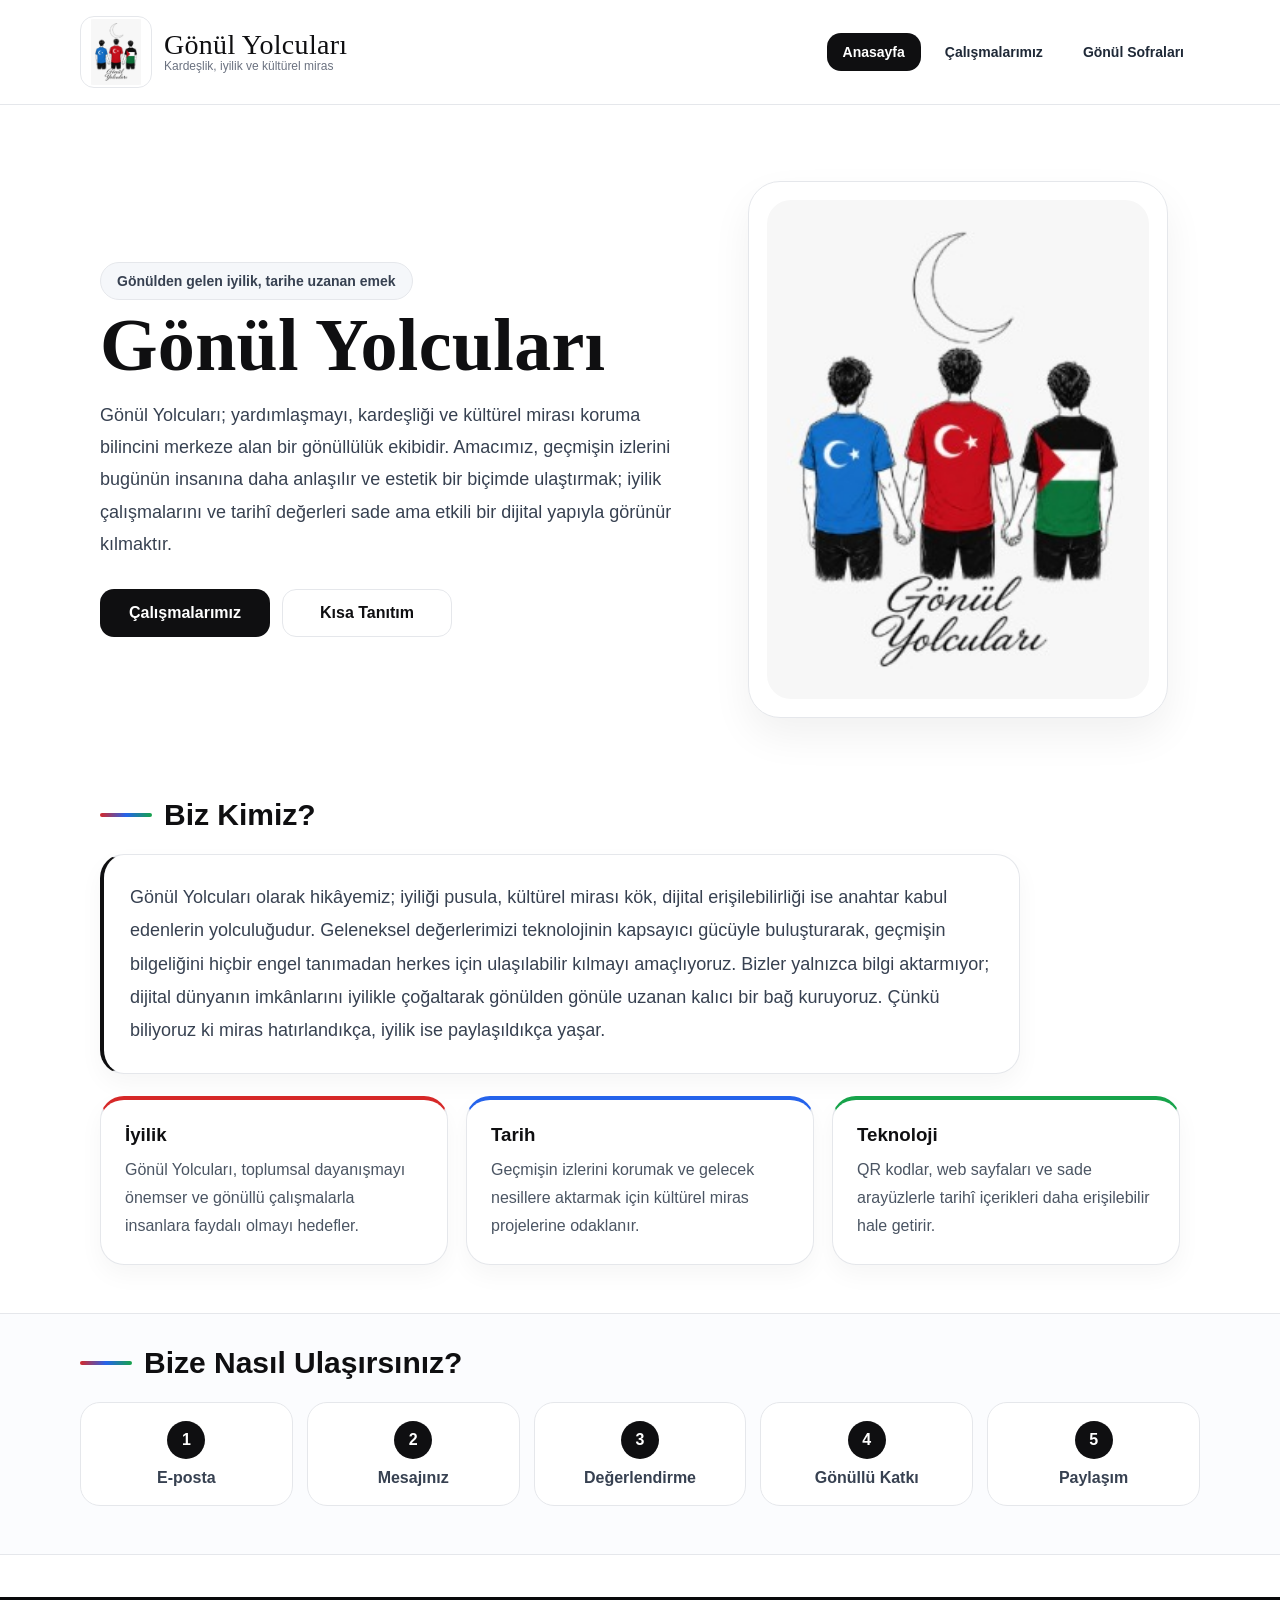
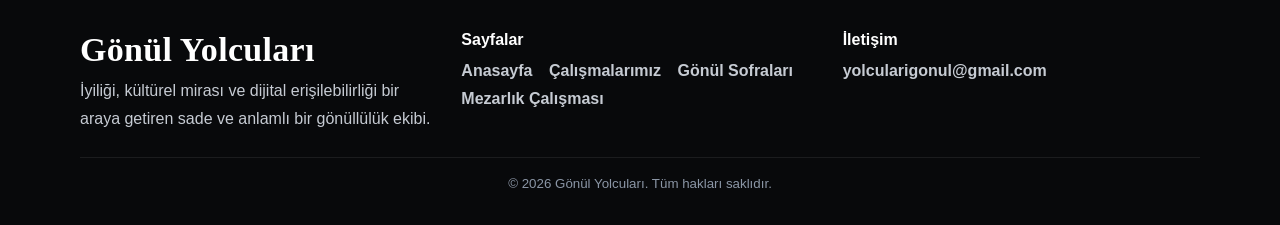
<file: index.html>
<!DOCTYPE html>
<html lang="tr">
<head>
  <meta charset="UTF-8">
  <meta name="viewport" content="width=device-width, initial-scale=1.0">
  <title>Gönül Yolcuları</title>
  <link rel="stylesheet" href="assets/css/style.css">
</head>
<body>
  <header class="site-header">
    <a class="brand" href="index.html">
      <img src="assets/images/logo-gonul-yolculari.png" alt="Gönül Yolcuları Logo" class="brand-logo">
      <div class="brand-text">
        <span class="script-title">Gönül Yolcuları</span>
        <small>Kardeşlik, iyilik ve kültürel miras</small>
      </div>
    </a>
    <nav>
      <a class="active" href="index.html">Anasayfa</a>
      <a href="calismalarimiz/index.html">Çalışmalarımız</a>
      <a href="gonul-sofralari/index.html">Gönül Sofraları</a>
    </nav>
  </header>

  <main>
    <section class="hero clean-hero">
      <div class="hero-copy">
        <span class="badge">Gönülden gelen iyilik, tarihe uzanan emek</span>
        <h1 class="script-hero">Gönül Yolcuları</h1>
        <p>
          Gönül Yolcuları; yardımlaşmayı, kardeşliği ve kültürel mirası koruma bilincini merkeze alan bir
          gönüllülük ekibidir. Amacımız, geçmişin izlerini bugünün insanına daha anlaşılır ve estetik bir
          biçimde ulaştırmak; iyilik çalışmalarını ve tarihî değerleri sade ama etkili bir dijital yapıyla
          görünür kılmaktır.
        </p>
        <div class="hero-actions">
          <a class="btn btn-dark" href="calismalarimiz/index.html">Çalışmalarımız</a>
          <a class="btn btn-light" href="#hakkinda">Kısa Tanıtım</a>
        </div>
      </div>

      <div class="hero-visual">
        <div class="logo-panel">
          <img src="assets/images/logo-gonul-yolculari.png" alt="Gönül Yolcuları" class="hero-logo">
        </div>
      </div>
    </section>

    <section id="hakkinda" class="simple-section">
      <div class="section-title-wrap">
        <span class="mini-line"></span>
        <h2>Biz Kimiz?</h2>
      </div>

      <div class="story-panel">
        <p>
          Gönül Yolcuları olarak hikâyemiz; iyiliği pusula, kültürel mirası kök, dijital erişilebilirliği ise
          anahtar kabul edenlerin yolculuğudur. Geleneksel değerlerimizi teknolojinin kapsayıcı gücüyle
          buluşturarak, geçmişin bilgeliğini hiçbir engel tanımadan herkes için ulaşılabilir kılmayı amaçlıyoruz.
          Bizler yalnızca bilgi aktarmıyor; dijital dünyanın imkânlarını iyilikle çoğaltarak gönülden gönüle
          uzanan kalıcı bir bağ kuruyoruz. Çünkü biliyoruz ki miras hatırlandıkça, iyilik ise paylaşıldıkça yaşar.
        </p>
      </div>

      <div class="info-grid three">
        <article class="info-card accent-red">
          <h3>İyilik</h3>
          <p>
            Gönül Yolcuları, toplumsal dayanışmayı önemser ve gönüllü çalışmalarla insanlara faydalı olmayı
            hedefler.
          </p>
        </article>

        <article class="info-card accent-blue">
          <h3>Tarih</h3>
          <p>
            Geçmişin izlerini korumak ve gelecek nesillere aktarmak için kültürel miras projelerine
            odaklanır.
          </p>
        </article>

        <article class="info-card accent-green">
          <h3>Teknoloji</h3>
          <p>
            QR kodlar, web sayfaları ve sade arayüzlerle tarihî içerikleri daha erişilebilir hale getirir.
          </p>
        </article>
      </div>
    </section>

    <section class="simple-section soft-panel">
      <div class="section-title-wrap">
        <span class="mini-line"></span>
        <h2>Bize Nasıl Ulaşırsınız?</h2>
      </div>

      <div class="steps">
        <div class="step">
          <strong>1</strong>
          <span>E-posta</span>
        </div>
        <div class="step">
          <strong>2</strong>
          <span>Mesajınız</span>
        </div>
        <div class="step">
          <strong>3</strong>
          <span>Değerlendirme</span>
        </div>
        <div class="step">
          <strong>4</strong>
          <span>Gönüllü Katkı</span>
        </div>
        <div class="step">
          <strong>5</strong>
          <span>Paylaşım</span>
        </div>
      </div>
    </section>
  </main>

  <footer class="footer clean-footer">
    <div>
      <h3 class="script-footer">Gönül Yolcuları</h3>
      <p>
        İyiliği, kültürel mirası ve dijital erişilebilirliği bir araya getiren sade ve anlamlı bir
        gönüllülük ekibi.
      </p>
    </div>

    <div>
      <h4>Sayfalar</h4>
      <p>Anasayfa<br>Çalışmalarımız<br>Gönül Sofraları</p>
    </div>

    <div>
      <h4>İletişim</h4>
      <p><a href="mailto:yolcularigonul@gmail.com">yolcularigonul@gmail.com</a></p>
    </div>

    <small>&copy; 2026 Gönül Yolcuları. Tüm hakları saklıdır.</small>
  </footer>
  <script src="assets/js/app.js"></script>
</body>
</html>
</file>
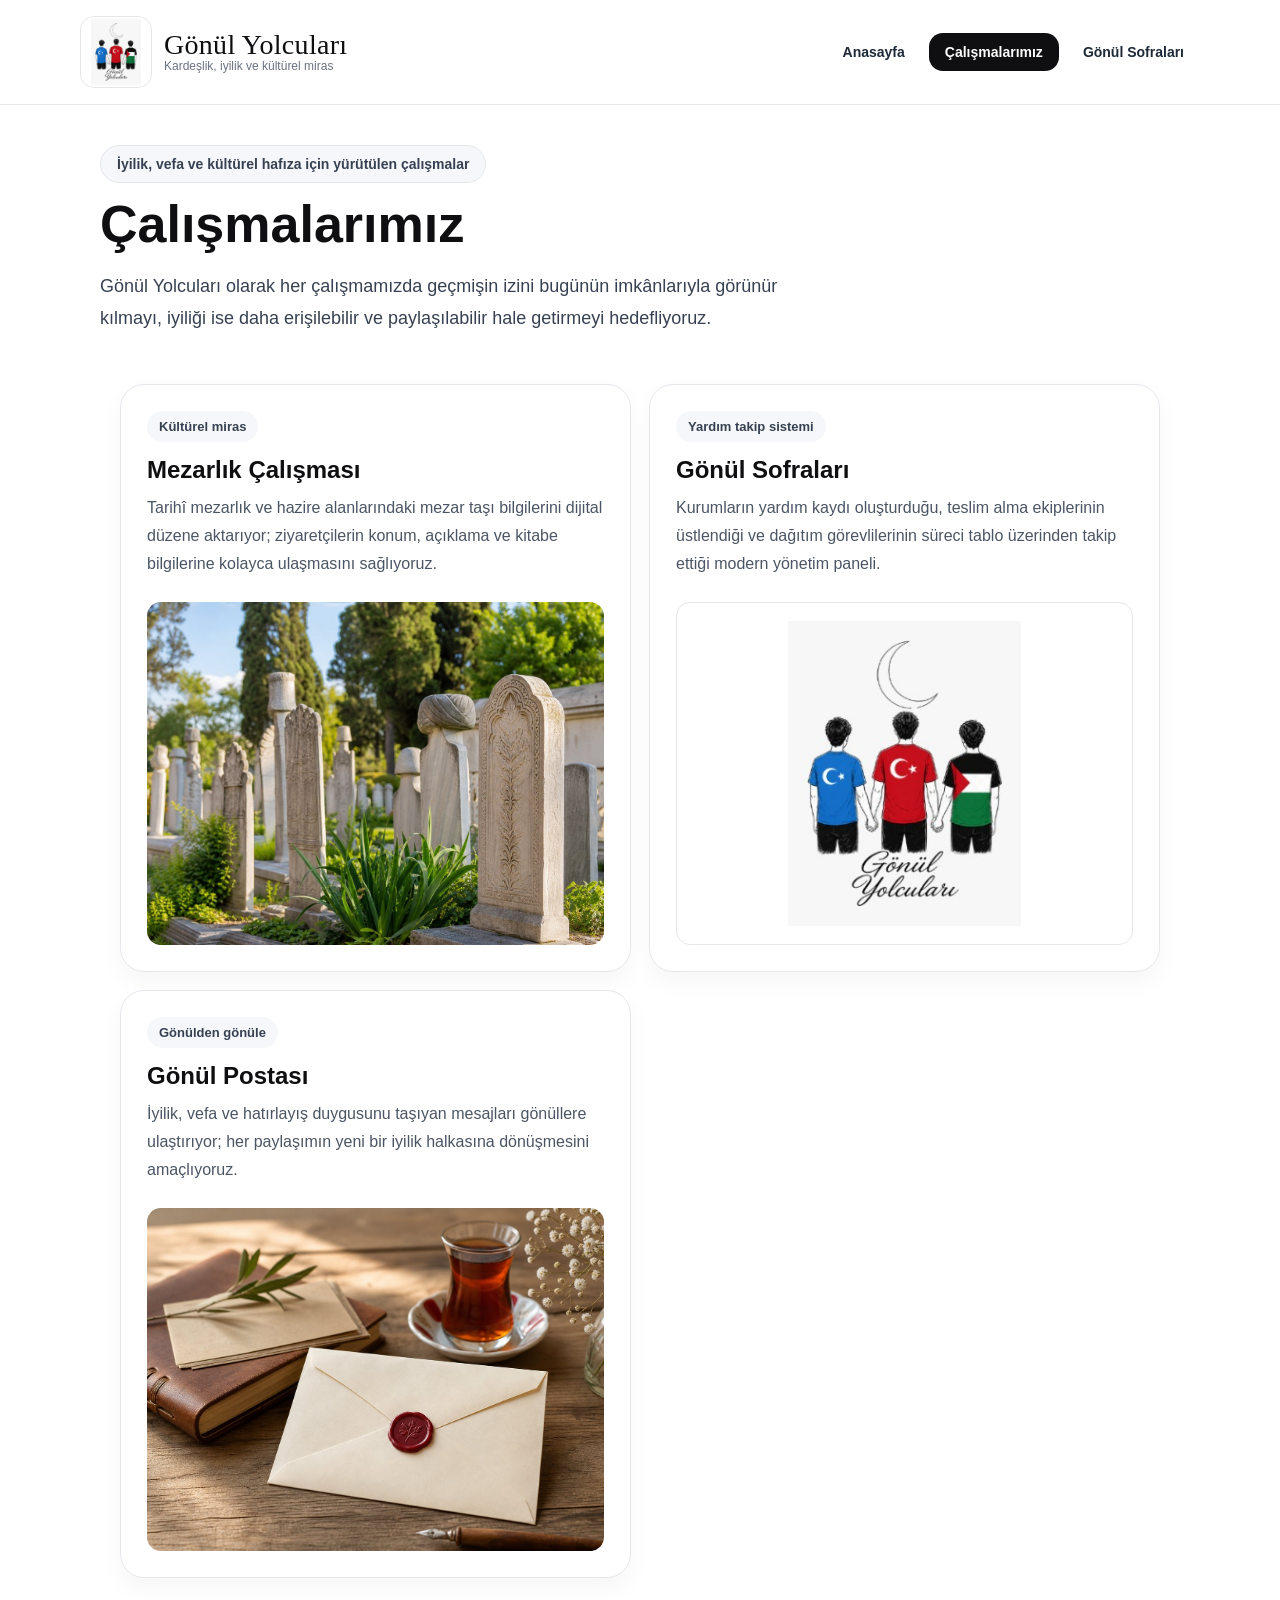
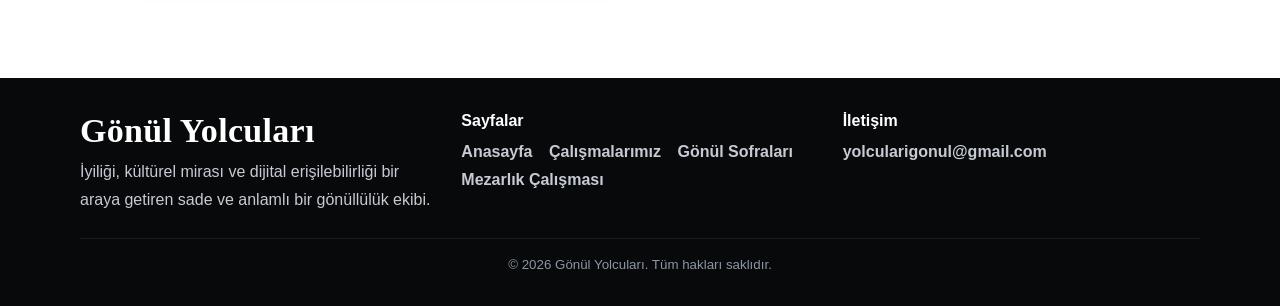
<file: calismalarimiz/index.html>
<!DOCTYPE html>
<html lang="tr">
<head>
  <meta charset="UTF-8">
  <meta name="viewport" content="width=device-width, initial-scale=1.0">
  <title>Çalışmalarımız - Gönül Yolcuları</title>
  <link rel="stylesheet" href="../assets/css/style.css">
</head>
<body>
  <header class="site-header">
    <a class="brand" href="../index.html">
      <img src="../assets/images/logo-gonul-yolculari.png" alt="Gönül Yolcuları Logo" class="brand-logo">
      <div class="brand-text">
        <span class="script-title">Gönül Yolcuları</span>
        <small>Kardeşlik, iyilik ve kültürel miras</small>
      </div>
    </a>
    <nav>
      <a href="../index.html">Anasayfa</a>
      <a class="active" href="index.html">Çalışmalarımız</a>
      <a href="../gonul-sofralari/index.html">Gönül Sofraları</a>
    </nav>
  </header>

  <main class="project-main">
    <section class="project-intro">
      <span class="badge">İyilik, vefa ve kültürel hafıza için yürütülen çalışmalar</span>
      <h1>Çalışmalarımız</h1>
      <p>
        Gönül Yolcuları olarak her çalışmamızda geçmişin izini bugünün imkânlarıyla görünür kılmayı,
        iyiliği ise daha erişilebilir ve paylaşılabilir hale getirmeyi hedefliyoruz.
      </p>
    </section>

    <section class="simple-section top-space-less">
      <div class="work-grid work-grid-large">
        <a class="work-card work-card-link" href="../mezarlik-projesi/index.html">
          <div>
            <span class="work-label">Kültürel miras</span>
            <h3>Mezarlık Çalışması</h3>
            <p>
              Tarihî mezarlık ve hazire alanlarındaki mezar taşı bilgilerini dijital düzene aktarıyor; ziyaretçilerin
              konum, açıklama ve kitabe bilgilerine kolayca ulaşmasını sağlıyoruz.
            </p>
          </div>
          <img src="../assets/images/works/mezarlik-calismasi.jpg" alt="Tarihî mezarlık çalışması" loading="lazy" decoding="async">
        </a>

        <a class="work-card work-card-link" href="../gonul-sofralari/index.html">
          <div>
            <span class="work-label">Yardım takip sistemi</span>
            <h3>Gönül Sofraları</h3>
            <p>
              Kurumların yardım kaydı oluşturduğu, teslim alma ekiplerinin üstlendiği ve dağıtım görevlilerinin
              süreci tablo üzerinden takip ettiği modern yönetim paneli.
            </p>
          </div>
          <img src="../assets/images/logo-gonul-yolculari.png" alt="Gönül Sofraları" loading="lazy" decoding="async">
        </a>

        <article class="work-card">
          <div>
            <span class="work-label">Gönülden gönüle</span>
            <h3>Gönül Postası</h3>
            <p>
              İyilik, vefa ve hatırlayış duygusunu taşıyan mesajları gönüllere ulaştırıyor; her paylaşımın yeni bir
              iyilik halkasına dönüşmesini amaçlıyoruz.
            </p>
          </div>
          <img src="../assets/images/works/gonul-postasi.jpg" alt="Gönül Postası" loading="lazy" decoding="async">
        </article>
      </div>
    </section>
  </main>

  <footer class="footer clean-footer">
    <div>
      <h3 class="script-footer">Gönül Yolcuları</h3>
      <p>İyiliği, kültürel mirası ve dijital erişilebilirliği bir araya getiren sade ve anlamlı bir gönüllülük ekibi.</p>
    </div>
    <div>
      <h4>Sayfalar</h4>
      <p>Anasayfa<br>Çalışmalarımız<br>Gönül Sofraları</p>
    </div>
    <div>
      <h4>İletişim</h4>
      <p><a href="mailto:yolcularigonul@gmail.com">yolcularigonul@gmail.com</a></p>
    </div>
    <small>&copy; 2026 Gönül Yolcuları. Tüm hakları saklıdır.</small>
  </footer>
  <script src="../assets/js/app.js"></script>
</body>
</html>
</file>
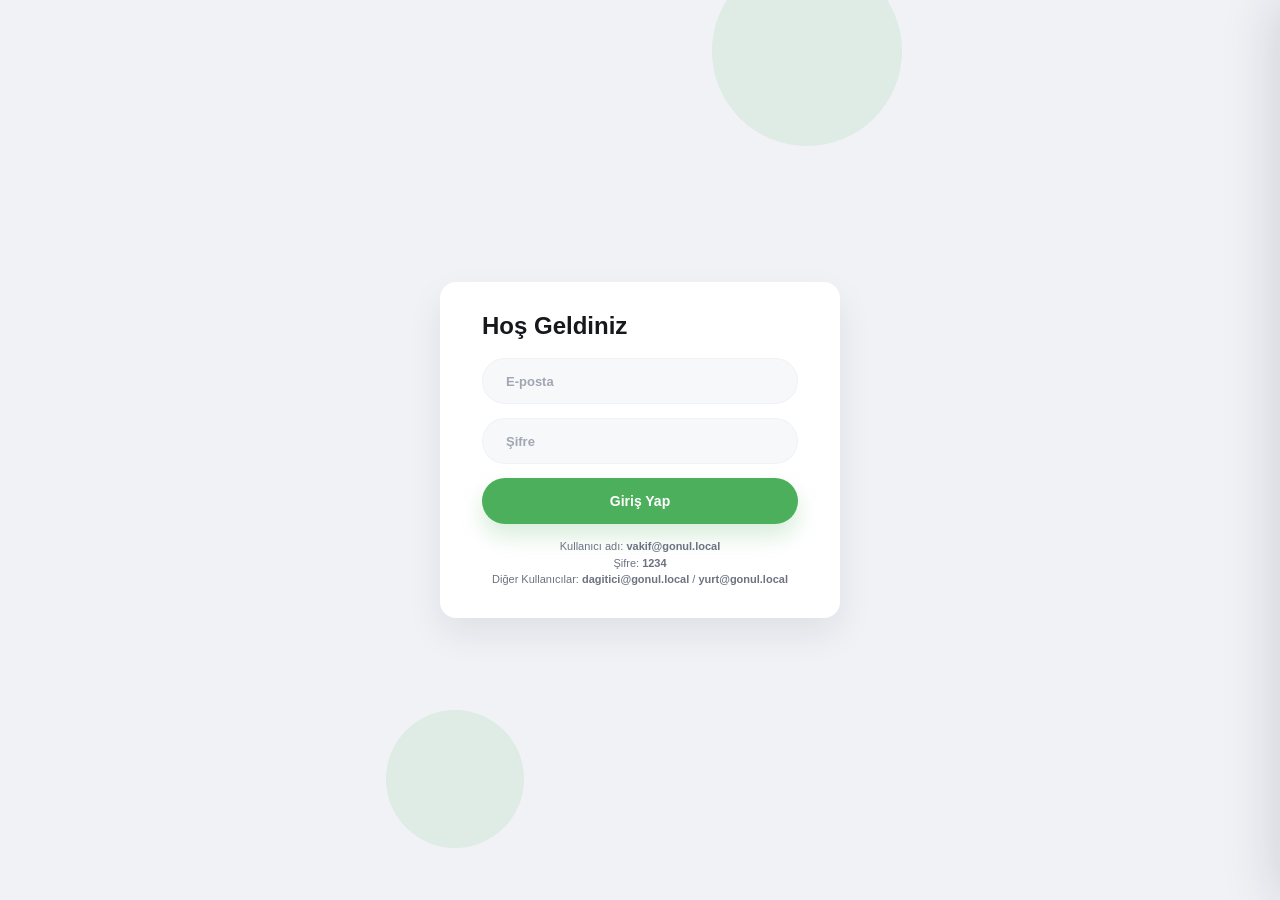
<file: gonul-sofralari/index.html>
<!DOCTYPE html>
<html lang="tr">
<head>
  <meta charset="UTF-8">
  <meta name="viewport" content="width=device-width, initial-scale=1.0">
  <title>Gönül Sofraları - Gönül Yolcuları</title>
  <link rel="stylesheet" href="../assets/css/style.css">
</head>
<body class="sofra-login-mode">
  <header class="site-header">
    <a class="brand" href="../index.html">
      <img src="../assets/images/logo-gonul-yolculari.png" alt="Gönül Yolcuları Logo" class="brand-logo">
      <div class="brand-text">
        <span class="script-title">Gönül Yolcuları</span>
        <small>Kardeşlik, iyilik ve kültürel miras</small>
      </div>
    </a>
    <nav>
      <a href="../index.html">Anasayfa</a>
      <a href="../calismalarimiz/index.html">Çalışmalarımız</a>
      <a class="active" href="index.html">Gönül Sofraları</a>
    </nav>
  </header>

  <main class="sofra-app" data-sofra-app>
    <section class="sofra-dashboard">
      <div class="sofra-dashboard-copy">
        <span class="badge">Gönül Sofraları</span>
        <h1>Sipariş, teslim alma ve dağıtım takip modülü</h1>
        <p>
          Fırın, yurt, yemekhane ve lokanta gibi kurumların ihtiyaç fazlası yemek veya sipariş kayıtlarını
          oluşturduğu; teslim alma ekiplerinin üstlendiği ve dağıtım görevlilerinin süreci tamamladığı
          sade bir takip ekranı.
        </p>
      </div>

      <div class="sofra-session-card" aria-label="Aktif rol ve kullanıcı">
        <div>
          <span class="sofra-kicker">Aktif görünüm</span>
          <strong id="activeRoleLabel">Alınan Sipariş</strong>
          <small id="loggedAccountLabel">Merkez Admin hesabı açık</small>
        </div>
        <label class="sofra-user-select">
          <span>Kullanıcı</span>
          <select id="userSelect"></select>
        </label>
        <div class="sofra-session-actions">
          <button class="sofra-btn sofra-btn-ghost" id="resetSofraData" type="button">Örnek veriyi yenile</button>
          <button class="sofra-btn sofra-btn-ghost" id="logoutSofraUser" type="button">Çıkış Yap</button>
        </div>
      </div>
    </section>

    <section class="sofra-login-area" aria-label="Giriş ekranı">
      <form class="sofra-login-card" id="sofraLoginForm">
        <div>
          <h2>Hoş Geldiniz</h2>
        </div>

        <label>
          <span>E-posta</span>
          <input id="accountEmail" type="email" placeholder="E-posta" autocomplete="username" required>
        </label>

        <label>
          <span>Şifre</span>
          <input id="accountPassword" type="password" placeholder="Şifre" autocomplete="current-password" required>
        </label>

        <button class="sofra-btn sofra-btn-primary" type="submit">Giriş Yap</button>
        <small>Kullanıcı adı: <strong>vakif@gonul.local</strong><br>Şifre: <strong>1234</strong><br>Diğer Kullanıcılar: <strong>dagitici@gonul.local</strong> / <strong>yurt@gonul.local</strong></small>
      </form>
    </section>

    <section class="sofra-screen-cards" id="screenCards" aria-label="Panel ekranları"></section>

    <section class="sofra-role-strip" aria-label="Rol seçimi">
      <button class="sofra-sidebar-toggle" id="sofraSidebarToggle" type="button" aria-label="Yan menüyü daralt" aria-expanded="true">
        <span class="sofra-sidebar-logo">GY</span>
        <span class="sofra-sidebar-brand">Gönül Ofis</span>
        <span class="sofra-sidebar-pin">⌘</span>
      </button>
      <button class="sofra-role-tab" type="button" data-role="provider" title="Yurt / Yardım Veren Kurum">
        <span class="sofra-role-icon">YK</span>
        <span class="sofra-role-label">Yurt / Yardım Veren Kurum</span>
        <span class="sofra-role-arrow">›</span>
      </button>
      <button class="sofra-role-tab" type="button" data-role="receiver" title="Vakıf / Teslim Ekibi">
        <span class="sofra-role-icon">VK</span>
        <span class="sofra-role-label">Vakıf / Teslim Ekibi</span>
        <span class="sofra-role-arrow">›</span>
      </button>
      <button class="sofra-role-tab" type="button" data-role="distributor" title="Dağıtan Kişi">
        <span class="sofra-role-icon">DG</span>
        <span class="sofra-role-label">Dağıtan Kişi</span>
        <span class="sofra-role-arrow">›</span>
      </button>
      <button class="sofra-role-tab" type="button" data-role="admin" title="Vakıf / Yönetici">
        <span class="sofra-role-icon">AD</span>
        <span class="sofra-role-label">Vakıf / Yönetici</span>
        <span class="sofra-role-arrow">›</span>
      </button>
    </section>

    <section class="sofra-metrics" id="metricGrid" aria-label="Takip özeti"></section>

    <section class="sofra-workspace">
      <aside class="sofra-side-panel" id="contextPanel"></aside>

      <section class="sofra-table-panel" aria-label="Sipariş tablosu">
        <div class="sofra-table-head">
          <div>
            <span class="sofra-live-dot"><i></i> Canlı tablo görünümü</span>
            <h2 id="panelTitle">Gönül Sofraları Dashboard</h2>
            <p id="panelDescription"></p>
          </div>

          <div class="sofra-table-tools">
            <label class="sofra-search">
              <span>Arama</span>
              <input id="tableSearch" type="search" placeholder="Kayıt, kurum, not veya adres ara">
            </label>

            <label class="sofra-page-size">
              <span>Sayfa</span>
              <select id="pageSize">
                <option value="5">5</option>
                <option value="8" selected>8</option>
                <option value="12">12</option>
              </select>
            </label>
          </div>
        </div>

        <div class="sofra-table-state" id="tableStateBar"></div>

        <div class="sofra-table-wrap">
          <table class="sofra-table" id="recordsTable">
            <thead id="recordsTableHead"></thead>
            <tbody id="recordsTableBody"></tbody>
          </table>
        </div>

        <div class="sofra-pagination" id="paginationBar"></div>
      </section>
    </section>
  </main>

  <div class="sofra-drawer-backdrop" id="drawerBackdrop" hidden></div>
  <aside class="sofra-drawer" id="recordDrawer" aria-hidden="true" aria-label="Kayıt detay paneli">
    <div id="drawerContent"></div>
  </aside>

  <div class="sofra-toast" id="sofraToast" role="status" aria-live="polite"></div>

  <footer class="footer clean-footer">
    <div>
      <h3 class="script-footer">Gönül Yolcuları</h3>
      <p>
        İyiliği, kültürel mirası ve dijital erişilebilirliği bir araya getiren sade ve anlamlı bir
        gönüllülük ekibi.
      </p>
    </div>

    <div>
      <h4>Sayfalar</h4>
      <p>Anasayfa<br>Çalışmalarımız<br>Gönül Sofraları</p>
    </div>

    <div>
      <h4>İletişim</h4>
      <p><a href="mailto:yolcularigonul@gmail.com">yolcularigonul@gmail.com</a></p>
    </div>

    <small>&copy; 2026 Gönül Yolcuları. Tüm hakları saklıdır.</small>
  </footer>

  <script src="../assets/js/app.js"></script>
  <script src="../assets/js/gonul-sofralari.js"></script>
</body>
</html>
</file>
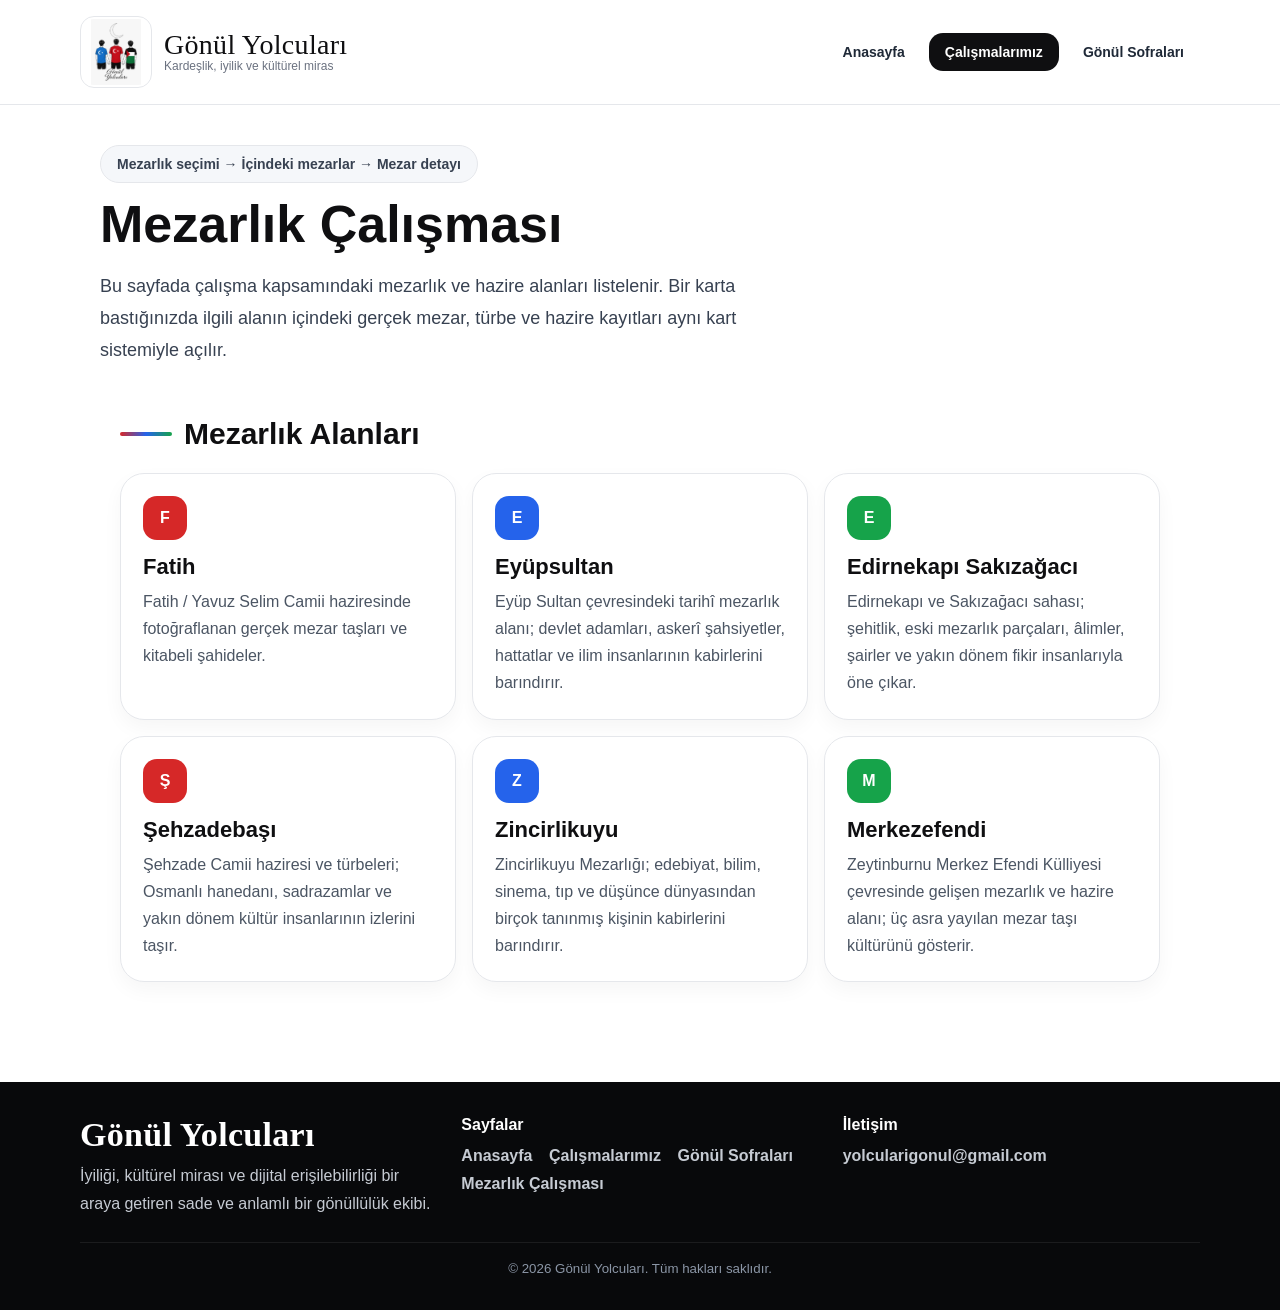
<file: mezarlik-projesi/index.html>
<!DOCTYPE html>
<html lang="tr">
<head>
  <meta charset="UTF-8">
  <meta name="viewport" content="width=device-width, initial-scale=1.0">
  <title>Mezarlık Çalışması - Gönül Yolcuları</title>
  <link rel="stylesheet" href="../assets/css/style.css">
</head>
<body>
  <header class="site-header">
    <a class="brand" href="../index.html">
      <img src="../assets/images/logo-gonul-yolculari.png" alt="Gönül Yolcuları Logo" class="brand-logo">
      <div class="brand-text">
        <span class="script-title">Gönül Yolcuları</span>
        <small>Kardeşlik, iyilik ve kültürel miras</small>
      </div>
    </a>
    <nav>
      <a href="../index.html">Anasayfa</a>
      <a class="active" href="../calismalarimiz/index.html">Çalışmalarımız</a>
      <a href="../gonul-sofralari/index.html">Gönül Sofraları</a>
    </nav>
  </header>

  <main class="project-main">
    <section class="project-intro">
      <span class="badge">Mezarlık seçimi → İçindeki mezarlar → Mezar detayı</span>
      <h1>Mezarlık Çalışması</h1>
      <p>
        Bu sayfada çalışma kapsamındaki mezarlık ve hazire alanları listelenir. Bir karta bastığınızda ilgili
        alanın içindeki gerçek mezar, türbe ve hazire kayıtları aynı kart sistemiyle açılır.
      </p>
    </section>

    <section class="simple-section top-space-less">
      <div class="section-title-wrap">
        <span class="mini-line"></span>
        <h2>Mezarlık Alanları</h2>
      </div>
      <div id="placeList" class="place-grid"></div>
    </section>
  </main>

  <footer class="footer clean-footer">
    <div>
      <h3 class="script-footer">Gönül Yolcuları</h3>
      <p>
        İyiliği, kültürel mirası ve dijital erişilebilirliği bir araya getiren sade ve anlamlı bir
        gönüllülük ekibi.
      </p>
    </div>

    <div>
      <h4>Sayfalar</h4>
      <p>Anasayfa<br>Çalışmalarımız<br>Gönül Sofraları<br>Mezarlık Çalışması</p>
    </div>

    <div>
      <h4>İletişim</h4>
      <p><a href="mailto:yolcularigonul@gmail.com">yolcularigonul@gmail.com</a></p>
    </div>

    <small>&copy; 2026 Gönül Yolcuları. Tüm hakları saklıdır.</small>
  </footer>

  <script src="../assets/js/app.js"></script>
</body>
</html>
</file>
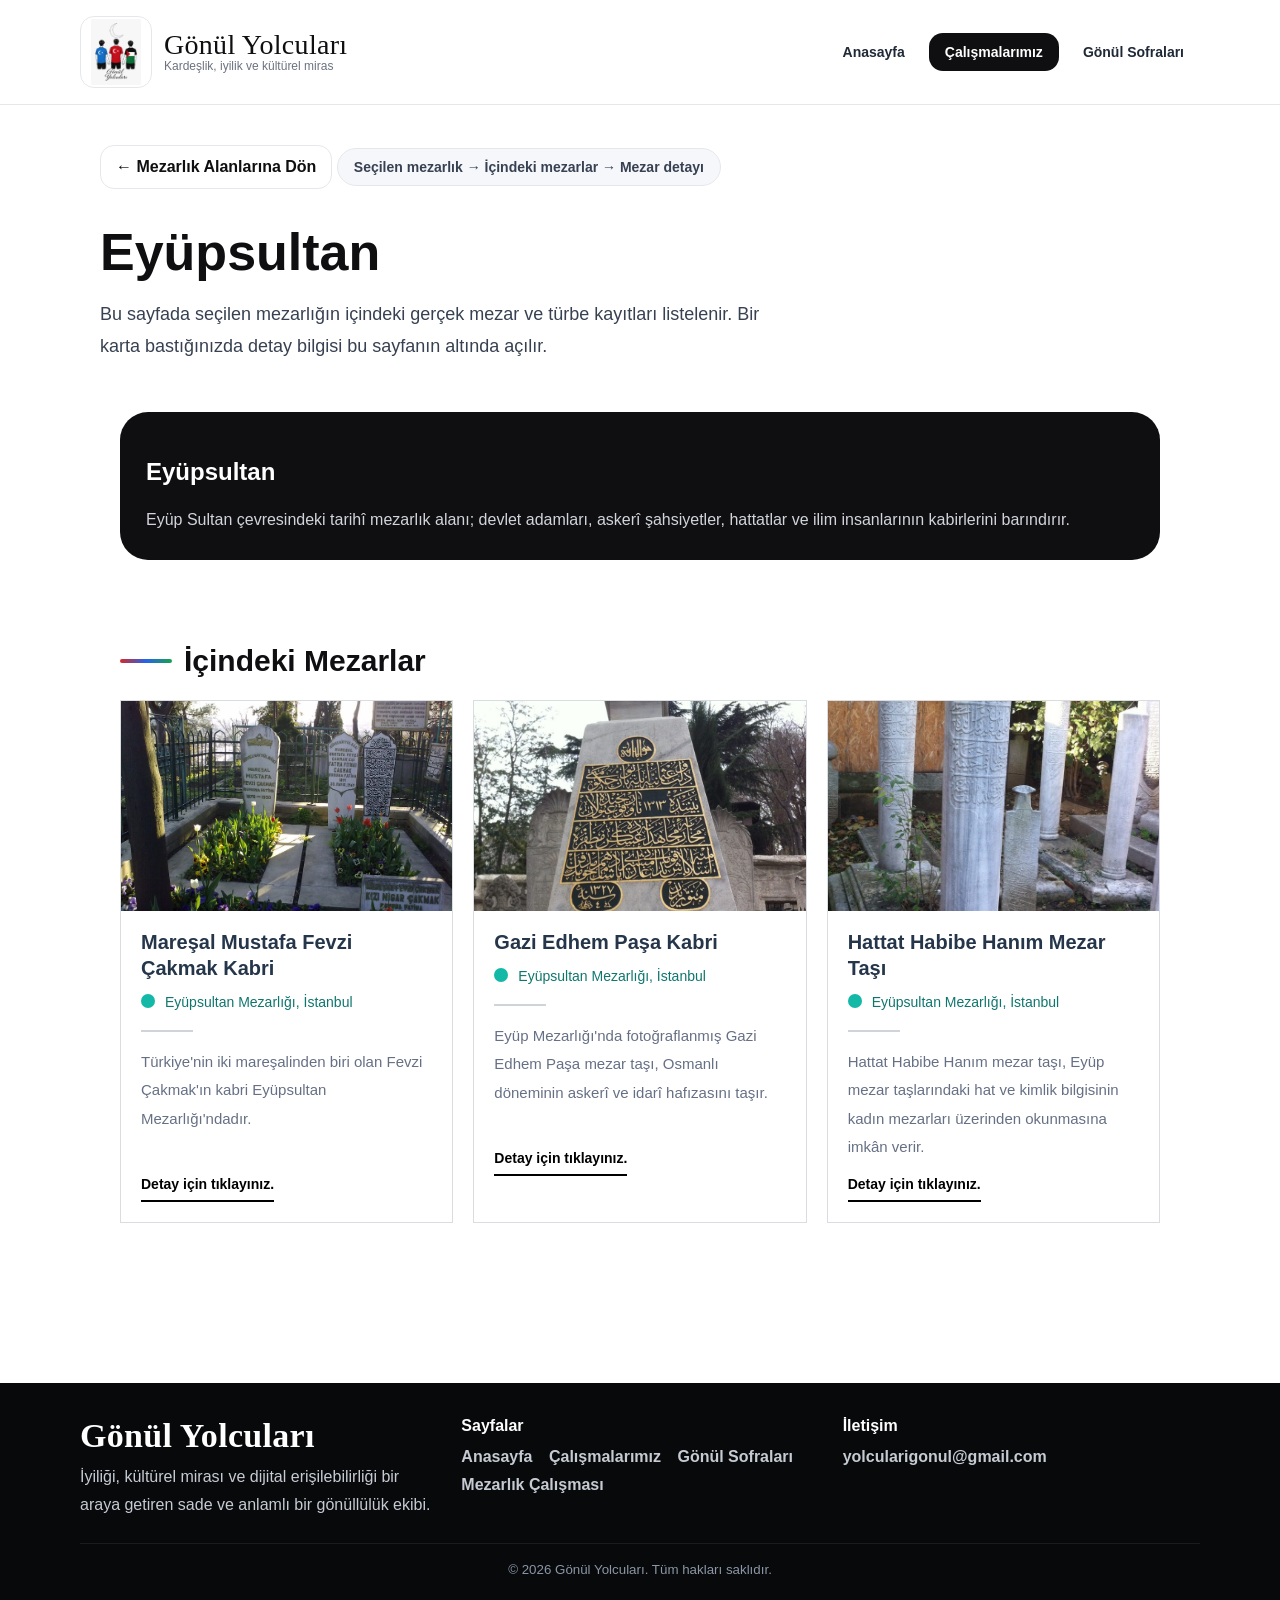
<file: mezarlik-projesi/eyupsultan/index.html>
<!DOCTYPE html>
<html lang="tr">
<head>
  <meta charset="UTF-8">
  <meta name="viewport" content="width=device-width, initial-scale=1.0">
  <title>Eyüpsultan - Gönül Yolcuları</title>
  <link rel="stylesheet" href="../../assets/css/style.css">
</head>
<body data-place-id="eyupsultan">
  <header class="site-header">
    <a class="brand" href="../../index.html">
      <img src="../../assets/images/logo-gonul-yolculari.png" alt="Gönül Yolcuları Logo" class="brand-logo">
      <div class="brand-text">
        <span class="script-title">Gönül Yolcuları</span>
        <small>Kardeşlik, iyilik ve kültürel miras</small>
      </div>
    </a>
    <nav>
      <a href="../../index.html">Anasayfa</a>
      <a class="active" href="../../calismalarimiz/index.html">Çalışmalarımız</a>
      <a href="../../gonul-sofralari/index.html">Gönül Sofraları</a>
    </nav>
  </header>
  <main class="project-main">
    <section class="project-intro">
      <a class="back-btn" href="../index.html">← Mezarlık Alanlarına Dön</a>
      <span class="badge">Seçilen mezarlık → İçindeki mezarlar → Mezar detayı</span>
      <h1 id="placePageTitle">Eyüpsultan</h1>
      <p id="placePageIntro">Bu sayfada seçilen mezarlığın içindeki mezar kayıtları listelenir.</p>
    </section>
    <section id="placeHeader" class="simple-section top-space-less"></section>
    <section id="placeTombList" class="simple-section top-space-less"></section>
    <section id="dynamicContent" class="simple-section top-space-less"></section>
  </main>
  <footer class="footer clean-footer">
    <div><h3 class="script-footer">Gönül Yolcuları</h3><p>İyiliği, kültürel mirası ve dijital erişilebilirliği bir araya getiren sade ve anlamlı bir gönüllülük ekibi.</p></div>
    <div><h4>Sayfalar</h4><p>Anasayfa<br>Çalışmalarımız<br>Gönül Sofraları<br>Mezarlık Çalışması</p></div>
    <div><h4>İletişim</h4><p><a href="mailto:yolcularigonul@gmail.com">yolcularigonul@gmail.com</a></p></div>
    <small>&copy; 2026 Gönül Yolcuları. Tüm hakları saklıdır.</small>
  </footer>
  <script src="../../assets/js/app.js"></script>
</body>
</html>
</file>
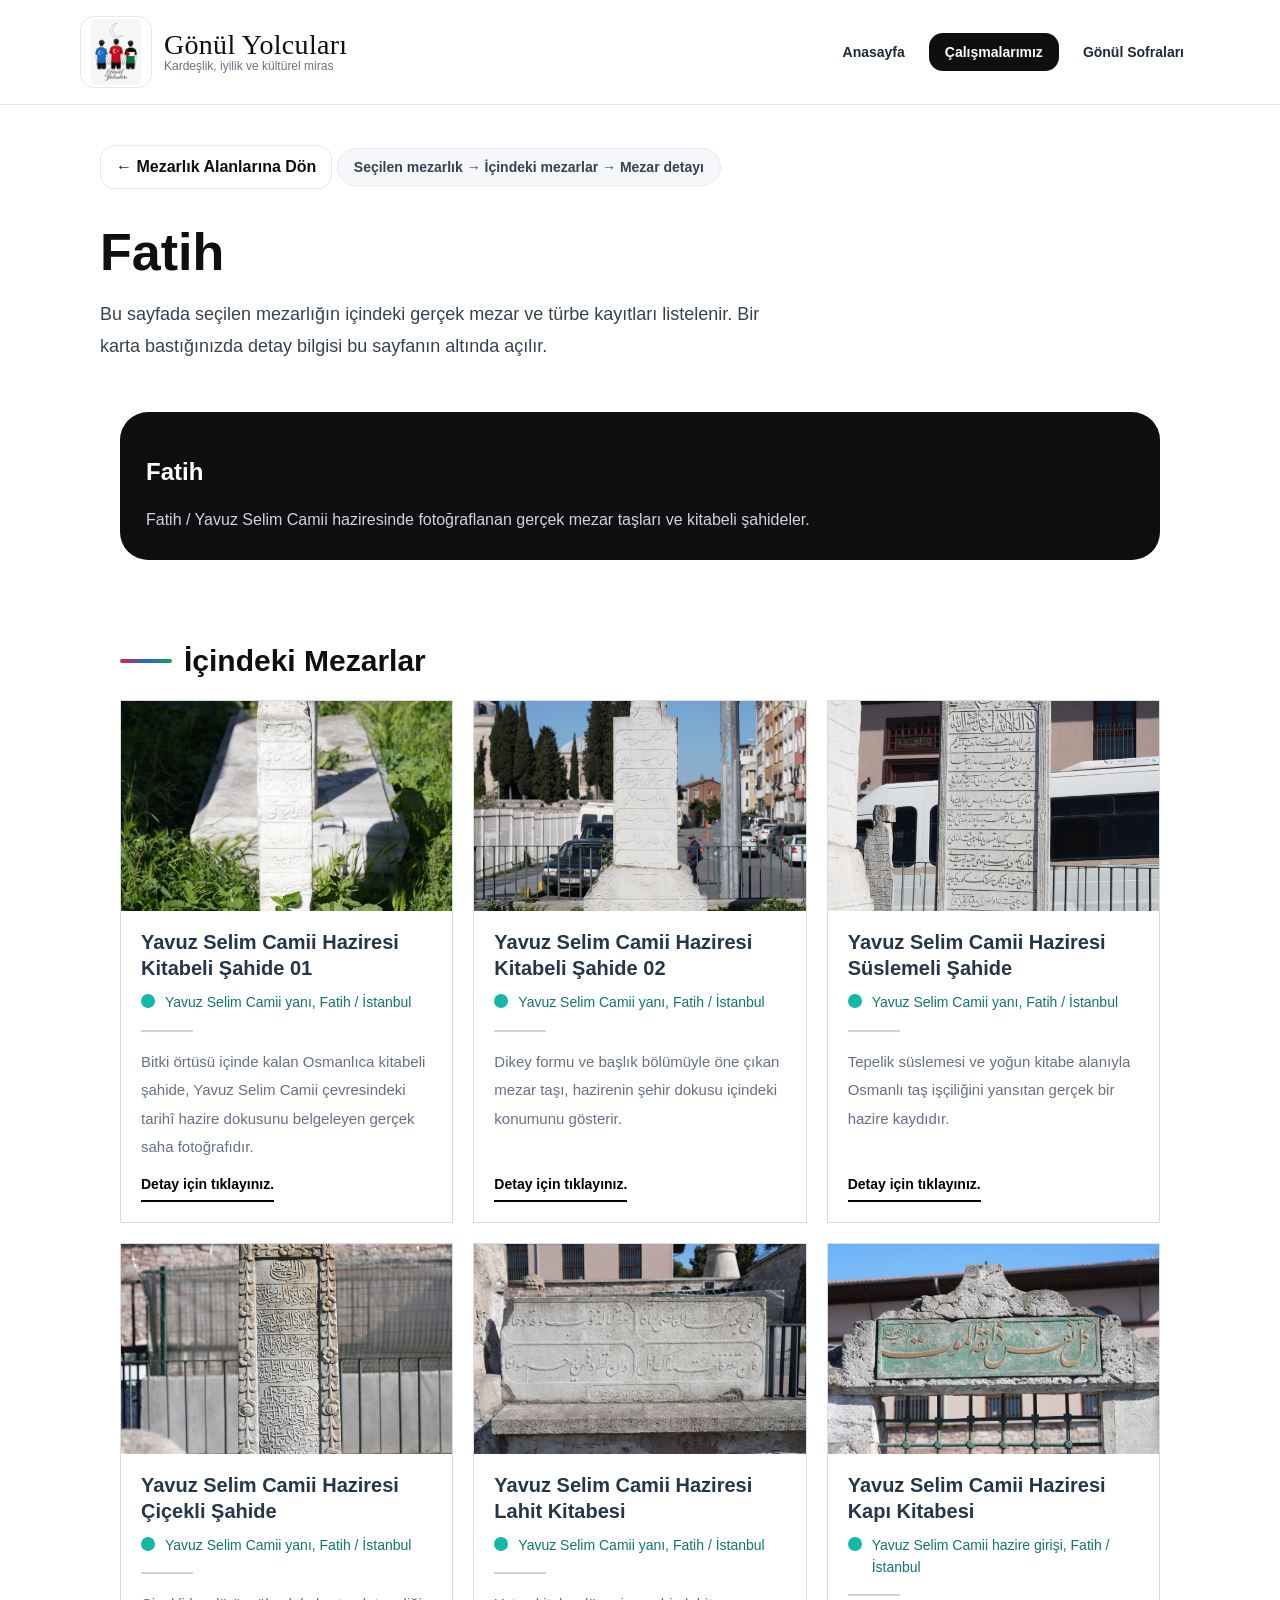
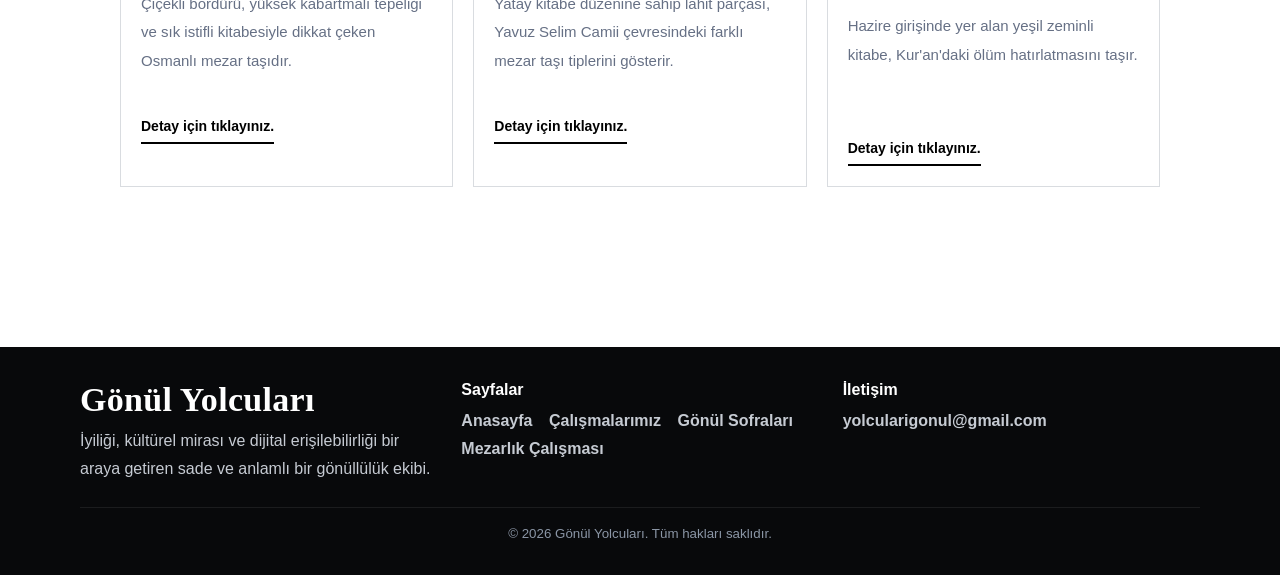
<file: mezarlik-projesi/fatih/index.html>
<!DOCTYPE html>
<html lang="tr">
<head>
  <meta charset="UTF-8">
  <meta name="viewport" content="width=device-width, initial-scale=1.0">
  <title>Fatih - Gönül Yolcuları</title>
  <link rel="stylesheet" href="../../assets/css/style.css">
</head>
<body data-place-id="fatih">
  <header class="site-header">
    <a class="brand" href="../../index.html">
      <img src="../../assets/images/logo-gonul-yolculari.png" alt="Gönül Yolcuları Logo" class="brand-logo">
      <div class="brand-text">
        <span class="script-title">Gönül Yolcuları</span>
        <small>Kardeşlik, iyilik ve kültürel miras</small>
      </div>
    </a>
    <nav>
      <a href="../../index.html">Anasayfa</a>
      <a class="active" href="../../calismalarimiz/index.html">Çalışmalarımız</a>
      <a href="../../gonul-sofralari/index.html">Gönül Sofraları</a>
    </nav>
  </header>

  <main class="project-main">
    <section class="project-intro">
      <a class="back-btn" href="../index.html">← Mezarlık Alanlarına Dön</a>
      <span class="badge">Seçilen mezarlık → İçindeki mezarlar → Mezar detayı</span>
      <h1 id="placePageTitle">Fatih</h1>
      <p id="placePageIntro">Bu sayfada seçilen mezarlığın içindeki mezar kayıtları listelenir.</p>
    </section>
    <section id="placeHeader" class="simple-section top-space-less"></section>
    <section id="placeTombList" class="simple-section top-space-less"></section>
    <section id="dynamicContent" class="simple-section top-space-less"></section>
  </main>

  <footer class="footer clean-footer">
    <div><h3 class="script-footer">Gönül Yolcuları</h3><p>İyiliği, kültürel mirası ve dijital erişilebilirliği bir araya getiren sade ve anlamlı bir gönüllülük ekibi.</p></div>
    <div><h4>Sayfalar</h4><p>Anasayfa<br>Çalışmalarımız<br>Gönül Sofraları<br>Mezarlık Çalışması</p></div>
    <div><h4>İletişim</h4><p><a href="mailto:yolcularigonul@gmail.com">yolcularigonul@gmail.com</a></p></div>
    <small>&copy; 2026 Gönül Yolcuları. Tüm hakları saklıdır.</small>
  </footer>

  <script src="../../assets/js/app.js"></script>
</body>
</html>
</file>
<file: assets/css/style.css>
:root {
  --black: #0f0f11;
  --white: #ffffff;
  --light: #f5f7fa;
  --muted: #6b7280;
  --line: #e5e7eb;
  --red: #d62828;
  --blue: #2563eb;
  --green: #16a34a;
}

* {
  box-sizing: border-box;
}

html {
  scroll-behavior: smooth;
}

body {
  margin: 0;
  font-family: Arial, Helvetica, sans-serif;
  background: #ffffff;
  color: var(--black);
}

body.site-loading {
  overflow: hidden;
}

a {
  color: inherit;
  text-decoration: none;
}

.site-loader {
  position: fixed;
  inset: 0;
  z-index: 9999;
  display: grid;
  place-items: center;
  align-content: center;
  gap: 14px;
  background: #f6f7fb;
  color: #111827;
  opacity: 1;
  transition: opacity 0.36s ease, visibility 0.36s ease;
}

.site-loader.is-hiding {
  visibility: hidden;
  opacity: 0;
}

.site-loader-mark {
  position: relative;
  display: grid;
  place-items: center;
  width: 76px;
  height: 76px;
  padding: 8px;
  overflow: hidden;
  border: 1px solid #dce3eb;
  border-radius: 20px;
  background: #ffffff;
  box-shadow: 0 18px 36px rgba(19, 184, 200, 0.22);
  animation: loaderPulse 1s ease-in-out infinite;
}

.site-loader-mark img {
  display: block;
  width: 100%;
  height: 100%;
  object-fit: contain;
}

.site-loader strong {
  font-size: 15px;
  letter-spacing: 0;
}

.site-loader > span {
  width: 132px;
  height: 4px;
  overflow: hidden;
  border-radius: 999px;
  background: #dce3eb;
}

.site-loader > span::after {
  content: "";
  display: block;
  width: 42%;
  height: 100%;
  border-radius: inherit;
  background: #13b8c8;
  animation: loaderTrack 1s ease-in-out infinite;
}

.site-ready .site-header {
  animation: slideDownSoft 0.55s ease both;
}

.site-ready main,
.site-ready .footer {
  animation: fadeUpSoft 0.62s ease both;
}

.site-ready .clean-hero,
.site-ready .project-intro,
.site-ready .simple-section,
.site-ready .sofra-dashboard,
.site-ready .sofra-workspace {
  animation: fadeUpSoft 0.62s ease both;
}

.lazy-media {
  opacity: 0;
  transform: scale(1.015);
  transition: opacity 0.45s ease, transform 0.45s ease, filter 0.45s ease;
  filter: saturate(0.92);
}

.lazy-media.is-loaded {
  opacity: 1;
  transform: scale(1);
  filter: saturate(1);
}

.back-to-top {
  position: fixed;
  right: 22px;
  bottom: 22px;
  z-index: 90;
  display: grid;
  place-items: center;
  width: 48px;
  height: 48px;
  border: 1px solid rgba(19, 184, 200, 0.35);
  border-radius: 14px;
  background: #0f2e56;
  color: #ffffff;
  box-shadow: 0 18px 36px rgba(15, 46, 86, 0.24);
  opacity: 0;
  pointer-events: none;
  transform: translateY(12px) scale(0.94);
  transition:
    opacity 0.24s ease,
    transform 0.24s ease,
    background-color 0.24s ease,
    box-shadow 0.24s ease,
    border-color 0.24s ease;
}

.back-to-top span {
  font-size: 24px;
  font-weight: 900;
  line-height: 1;
  transform: translateY(-1px);
}

.back-to-top.is-visible {
  opacity: 1;
  pointer-events: auto;
  transform: translateY(0) scale(1);
}

.back-to-top:hover {
  border-color: rgba(19, 184, 200, 0.8);
  background: #13b8c8;
  box-shadow: 0 22px 42px rgba(19, 184, 200, 0.32);
  transform: translateY(-3px) scale(1.03);
}

@keyframes loaderPulse {
  0%,
  100% {
    transform: scale(1);
    box-shadow: 0 18px 36px rgba(19, 184, 200, 0.2);
  }

  50% {
    transform: scale(1.07);
    box-shadow: 0 24px 44px rgba(19, 184, 200, 0.34);
  }
}

@keyframes loaderTrack {
  0% {
    transform: translateX(-110%);
  }

  100% {
    transform: translateX(250%);
  }
}

@keyframes fadeUpSoft {
  from {
    opacity: 0;
    transform: translateY(14px);
  }

  to {
    opacity: 1;
    transform: translateY(0);
  }
}

@keyframes slideDownSoft {
  from {
    opacity: 0;
    transform: translateY(-10px);
  }

  to {
    opacity: 1;
    transform: translateY(0);
  }
}

@keyframes popInSoft {
  from {
    opacity: 0;
    transform: translateY(16px) scale(0.98);
  }

  to {
    opacity: 1;
    transform: translateY(0) scale(1);
  }
}

@keyframes rowInSoft {
  from {
    opacity: 0;
    transform: translateX(-8px);
  }

  to {
    opacity: 1;
    transform: translateX(0);
  }
}

@media (prefers-reduced-motion: reduce) {
  *,
  *::before,
  *::after {
    scroll-behavior: auto !important;
    animation-duration: 0.001ms !important;
    animation-iteration-count: 1 !important;
    transition-duration: 0.001ms !important;
  }

  .site-loader-mark,
  .site-loader > span::after {
    animation: none !important;
  }
}

.site-header {
  position: sticky;
  top: 0;
  z-index: 50;
  display: flex;
  justify-content: space-between;
  align-items: center;
  gap: 18px;
  padding: 16px max(20px, calc((100vw - 1120px) / 2));
  border-bottom: 1px solid var(--line);
  background: rgba(255, 255, 255, 0.94);
  backdrop-filter: blur(12px);
}

.brand {
  display: flex;
  align-items: center;
  gap: 12px;
}

.brand-logo {
  width: 72px;
  height: 72px;
  object-fit: contain;
  border-radius: 14px;
  background: #ffffff;
  padding: 2px;
  border: 1px solid var(--line);
}

.brand-text {
  display: flex;
  flex-direction: column;
}

.brand-text small {
  color: var(--muted);
  font-size: 12px;
}

.script-title,
.script-hero,
.script-footer {
  font-family: "Brush Script MT", "Segoe Script", "Lucida Handwriting", cursive;
  letter-spacing: 0.3px;
}

.script-title {
  font-size: 28px;
  line-height: 1;
}

.script-hero {
  margin: 10px 0 14px;
  font-size: 74px;
  line-height: 0.95;
}

.script-footer {
  margin: 0 0 8px;
  font-size: 34px;
}

nav {
  display: flex;
  gap: 8px;
}

nav a {
  padding: 11px 16px;
  border-radius: 14px;
  font-size: 14px;
  font-weight: 700;
  color: #1f2937;
  transition: 0.2s;
}

nav a:hover,
nav a.active {
  background: var(--black);
  color: var(--white);
}

main {
  min-height: 60vh;
}

:where(.btn, .badge, nav a, .brand, .brand-logo, .logo-panel, .info-card, .story-panel, .work-card, .step, .place-card, .turbe-card, .detail-panel, .text-box, .back-btn, .sofra-btn, .sofra-mini-btn, .sofra-role-tab, .sofra-screen-card, .sofra-metric, .sofra-session-card, .sofra-side-panel, .sofra-table-panel, .sofra-user-group, .sofra-user-item, .sofra-order-tools button, .sofra-order-views button, .sofra-order-filter-button, .sofra-drawer-close, .sofra-more-btn) {
  transition:
    transform 0.22s ease,
    box-shadow 0.22s ease,
    border-color 0.22s ease,
    background-color 0.22s ease,
    color 0.22s ease,
    opacity 0.22s ease;
}

:where(.info-card, .work-card, .place-card, .turbe-card, .step, .story-panel, .detail-panel, .sofra-metric, .sofra-screen-card, .sofra-user-group, .text-box):hover {
  transform: translateY(-4px);
  box-shadow: 0 18px 34px rgba(15, 23, 42, 0.08);
}

:where(.btn, .sofra-btn, .sofra-mini-btn, .back-btn, .sofra-order-tools button, .sofra-order-filter-button):active {
  transform: translateY(1px) scale(0.99);
}

:where(input, select, textarea, button) {
  transition:
    transform 0.18s ease,
    box-shadow 0.18s ease,
    border-color 0.18s ease,
    background-color 0.18s ease,
    color 0.18s ease,
    opacity 0.18s ease;
}

.site-ready :where(.info-card, .work-card, .place-card, .turbe-card, .step, .sofra-metric, .sofra-screen-card, .sofra-user-group) {
  animation: fadeUpSoft 0.58s ease both;
}

.site-ready :where(.info-card, .work-card, .place-card, .turbe-card, .step, .sofra-metric, .sofra-screen-card, .sofra-user-group):nth-child(2) {
  animation-delay: 0.06s;
}

.site-ready :where(.info-card, .work-card, .place-card, .turbe-card, .step, .sofra-metric, .sofra-screen-card, .sofra-user-group):nth-child(3) {
  animation-delay: 0.12s;
}

.site-ready :where(.info-card, .work-card, .place-card, .turbe-card, .step, .sofra-metric, .sofra-screen-card, .sofra-user-group):nth-child(4) {
  animation-delay: 0.18s;
}

.site-ready :where(.info-card, .work-card, .place-card, .turbe-card, .step, .sofra-metric, .sofra-screen-card, .sofra-user-group):nth-child(n + 5) {
  animation-delay: 0.22s;
}

.clean-hero {
  max-width: 1120px;
  margin: 0 auto;
  padding: 76px 20px 48px;
  display: grid;
  grid-template-columns: 1.15fr 0.85fr;
  gap: 36px;
  align-items: center;
}

.badge {
  display: inline-block;
  padding: 10px 16px;
  border-radius: 999px;
  background: var(--light);
  color: #374151;
  border: 1px solid var(--line);
  font-size: 14px;
  font-weight: 700;
}

.hero-copy p,
.project-intro p {
  max-width: 700px;
  font-size: 18px;
  line-height: 1.8;
  color: #374151;
}

.hero-actions {
  display: flex;
  flex-wrap: wrap;
  gap: 12px;
  margin-top: 28px;
}

.btn {
  display: inline-flex;
  align-items: center;
  justify-content: center;
  min-width: 170px;
  padding: 14px 18px;
  border-radius: 14px;
  font-weight: 800;
  transition: 0.2s;
}

.btn-dark {
  background: var(--black);
  color: var(--white);
}

.btn-light {
  background: #ffffff;
  color: var(--black);
  border: 1px solid var(--line);
}

.btn:hover {
  transform: translateY(-1px);
}

.hero-visual {
  display: flex;
  justify-content: center;
}

.logo-panel {
  width: min(100%, 420px);
  padding: 18px;
  border-radius: 32px;
  border: 1px solid var(--line);
  background: #ffffff;
  box-shadow: 0 18px 40px rgba(0, 0, 0, 0.06);
}

.hero-logo {
  width: 100%;
  display: block;
  border-radius: 24px;
  background: #ffffff;
  max-width: 100%;
}

.simple-section {
  max-width: 1120px;
  margin: 0 auto;
  padding: 32px 20px 48px;
}

.top-space-less {
  padding-top: 12px;
}

.soft-panel {
  background: #fbfcfe;
  border-top: 1px solid var(--line);
  border-bottom: 1px solid var(--line);
  max-width: none;
  padding-left: max(20px, calc((100vw - 1120px) / 2));
  padding-right: max(20px, calc((100vw - 1120px) / 2));
}

.section-title-wrap {
  display: flex;
  align-items: center;
  gap: 12px;
  margin-bottom: 22px;
}

.section-title-wrap h2 {
  margin: 0;
  font-size: 30px;
}

.mini-line {
  width: 52px;
  height: 4px;
  border-radius: 999px;
  background: linear-gradient(90deg, var(--red), var(--blue), var(--green));
}

.info-grid.three {
  display: grid;
  grid-template-columns: repeat(3, 1fr);
  gap: 18px;
}

.story-panel {
  max-width: 920px;
  margin-bottom: 22px;
  padding: 26px;
  border: 1px solid var(--line);
  border-left: 4px solid var(--black);
  border-radius: 24px;
  background: #ffffff;
  box-shadow: 0 10px 24px rgba(0, 0, 0, 0.04);
}

.story-panel p {
  margin: 0;
  color: #374151;
  font-size: 18px;
  line-height: 1.85;
}

.info-card {
  padding: 24px;
  border-radius: 24px;
  border: 1px solid var(--line);
  background: #ffffff;
  box-shadow: 0 10px 24px rgba(0, 0, 0, 0.04);
}

.info-card h3 {
  margin: 0 0 10px;
}

.info-card p {
  margin: 0;
  color: #4b5563;
  line-height: 1.75;
}

.accent-red {
  border-top: 4px solid var(--red);
}

.accent-blue {
  border-top: 4px solid var(--blue);
}

.accent-green {
  border-top: 4px solid var(--green);
}

.work-grid {
  display: grid;
  grid-template-columns: repeat(2, 1fr);
  gap: 18px;
}

.work-grid-large {
  align-items: stretch;
}

.work-card {
  display: flex;
  flex-direction: column;
  justify-content: space-between;
  gap: 24px;
  padding: 26px;
  border-radius: 24px;
  border: 1px solid var(--line);
  background: #ffffff;
  box-shadow: 0 10px 24px rgba(0, 0, 0, 0.04);
}

.work-card-link {
  cursor: pointer;
  transition: 0.2s;
}

.work-card-link:hover {
  transform: translateY(-2px);
  box-shadow: 0 16px 34px rgba(0, 0, 0, 0.08);
}

.work-card img {
  width: 100%;
  aspect-ratio: 4 / 3;
  object-fit: cover;
  display: block;
  border-radius: 14px;
  background: var(--light);
}

.work-card img[src*="logo"] {
  object-fit: contain;
  padding: 18px;
  background: #ffffff;
  border: 1px solid var(--line);
}

.work-label {
  display: inline-flex;
  width: fit-content;
  margin-bottom: 14px;
  padding: 8px 12px;
  border-radius: 999px;
  background: var(--light);
  color: #374151;
  font-size: 13px;
  font-weight: 800;
}

.work-card h3 {
  margin: 0 0 10px;
  font-size: 24px;
}

.work-card p {
  margin: 0;
  color: #4b5563;
  line-height: 1.75;
}

.text-link {
  display: inline-block;
  margin-top: 18px;
  color: var(--black);
  font-weight: 800;
  border-bottom: 2px solid var(--black);
  padding-bottom: 6px;
}

.steps {
  display: grid;
  grid-template-columns: repeat(5, 1fr);
  gap: 14px;
}

.step {
  padding: 18px;
  border-radius: 20px;
  background: #ffffff;
  border: 1px solid var(--line);
  text-align: center;
}

.step strong {
  display: grid;
  place-items: center;
  width: 38px;
  height: 38px;
  margin: 0 auto 10px;
  border-radius: 999px;
  background: var(--black);
  color: var(--white);
}

.step span {
  display: block;
  font-weight: 700;
  color: #374151;
}

.project-main {
  max-width: 1120px;
  margin: 0 auto;
  padding: 40px 20px 10px;
}

.project-intro {
  padding-bottom: 20px;
}

.project-intro h1 {
  margin: 14px 0 12px;
  font-size: 52px;
  line-height: 1.05;
}

.place-grid {
  display: grid;
  grid-template-columns: repeat(3, 1fr);
  gap: 16px;
}

.place-card {
  display: block;
  width: 100%;
  text-align: left;
  padding: 22px;
  border-radius: 24px;
  border: 1px solid var(--line);
  background: #ffffff;
  cursor: pointer;
  transition: 0.2s;
  box-shadow: 0 8px 20px rgba(0, 0, 0, 0.04);
}

.place-card:hover {
  transform: translateY(-2px);
  box-shadow: 0 16px 34px rgba(0, 0, 0, 0.08);
}

.place-card .place-mark {
  width: 44px;
  height: 44px;
  display: grid;
  place-items: center;
  border-radius: 14px;
  color: var(--white);
  font-weight: 900;
  background: var(--black);
  margin-bottom: 14px;
}

.place-card.blue .place-mark {
  background: var(--blue);
}

.place-card.red .place-mark {
  background: var(--red);
}

.place-card.green .place-mark {
  background: var(--green);
}

.place-card h3 {
  margin: 0 0 6px;
  font-size: 22px;
}

.place-card p {
  margin: 8px 0 0;
  color: #4b5563;
  line-height: 1.7;
}

.back-btn {
  display: inline-flex;
  align-items: center;
  gap: 8px;
  margin-bottom: 22px;
  padding: 12px 15px;
  border-radius: 14px;
  border: 1px solid var(--line);
  background: #ffffff;
  font-weight: 800;
  cursor: pointer;
}

.selection-panel {
  padding: 26px;
  border-radius: 28px;
  background: var(--black);
  color: var(--white);
  margin-bottom: 24px;
}

.selection-panel p {
  margin: 10px 0 0;
  color: #d1d5db;
  line-height: 1.75;
}

.turbe-grid {
  display: grid;
  grid-template-columns: repeat(3, 1fr);
  gap: 20px;
}

.turbe-card {
  overflow: hidden;
  border-radius: 0;
  background: #ffffff;
  border: 1px solid #d9dce0;
  box-shadow: none;
  cursor: pointer;
  transition: 0.2s;
}

.turbe-card:hover {
  transform: translateY(-2px);
}

.turbe-cover {
  width: 100%;
  height: 210px;
  object-fit: cover;
  display: block;
}

.turbe-body {
  padding: 18px 20px 20px;
}

.turbe-body h3 {
  margin: 0 0 10px;
  font-size: 20px;
  line-height: 1.3;
  color: #25364a;
}

.location-row {
  display: flex;
  align-items: flex-start;
  gap: 10px;
  color: #0f766e;
  font-size: 14px;
  line-height: 1.6;
}

.loc-pin {
  width: 14px;
  height: 14px;
  margin-top: 3px;
  border-radius: 999px;
  background: #14b8a6;
  flex: 0 0 auto;
}

.turbe-sep {
  width: 52px;
  height: 2px;
  background: #cfd4da;
  margin: 16px 0;
}

.turbe-text {
  color: #667085;
  line-height: 1.9;
  font-size: 15px;
  min-height: 120px;
}

.read-more {
  display: inline-block;
  margin-top: 8px;
  color: #000000;
  font-weight: 700;
  font-size: 14px;
  border-bottom: 2px solid #000000;
  padding-bottom: 8px;
}

.detail-layout {
  display: grid;
  grid-template-columns: 1fr 1fr;
  gap: 26px;
}

.detail-panel {
  background: #ffffff;
  border: 1px solid var(--line);
  border-radius: 28px;
  overflow: hidden;
}

.detail-panel img {
  width: 100%;
  height: 300px;
  object-fit: cover;
  display: block;
}

.detail-content {
  padding: 24px;
}

.detail-content h2 {
  margin: 0 0 10px;
  font-size: 32px;
}

.detail-content .place {
  color: #0f766e;
  font-weight: 700;
  margin-bottom: 18px;
}

.text-box {
  padding: 16px 18px;
  border-radius: 18px;
  background: #f8fafc;
  border: 1px solid #e5e7eb;
  margin-bottom: 12px;
}

.text-box strong {
  display: block;
  margin-bottom: 6px;
  font-size: 12px;
  letter-spacing: 0.8px;
  text-transform: uppercase;
  color: #6b7280;
}

.text-box p {
  margin: 0;
  line-height: 1.8;
  color: #374151;
}

.error-box {
  padding: 20px;
  border: 1px solid #fecaca;
  background: #fff1f2;
  border-radius: 20px;
  color: #991b1b;
}

.footer.clean-footer {
  margin-top: 42px;
  padding: 34px max(20px, calc((100vw - 1120px) / 2));
  display: grid;
  grid-template-columns: repeat(3, 1fr);
  gap: 24px;
  background: #08090b;
  color: var(--white);
}

.footer h4 {
  margin: 0 0 8px;
}

.footer p {
  margin: 0;
  color: #c6cbd3;
  line-height: 1.75;
}

.footer p a {
  display: inline-block;
  margin-right: 12px;
  color: #c6cbd3;
  font-weight: 700;
  transition: color 0.2s ease, transform 0.2s ease;
}

.footer p a:hover {
  color: #13b8c8;
  transform: translateY(-1px);
}

.footer small {
  grid-column: 1 / -1;
  text-align: center;
  padding-top: 18px;
  border-top: 1px solid rgba(255, 255, 255, 0.08);
  color: #8b96a6;
}

@media (max-width: 1000px) {
  .clean-hero,
  .detail-layout,
  .info-grid.three,
  .work-grid,
  .place-grid,
  .turbe-grid,
  .footer.clean-footer,
  .steps {
    grid-template-columns: 1fr;
  }

  .project-intro h1 {
    font-size: 42px;
  }
}

@media (max-width: 760px) {
  .site-header {
    flex-direction: column;
    align-items: flex-start;
  }

  nav {
    width: 100%;
    flex-wrap: wrap;
  }

  nav a {
    flex: 1 1 160px;
    text-align: center;
  }

  .script-hero {
    font-size: 58px;
  }
}

/* Gönül Sofraları module */
.sofra-app {
  max-width: 1360px;
  margin: 0 auto;
  padding: 34px 20px 28px;
  background: #ffffff;
}

.sofra-dashboard {
  display: grid;
  grid-template-columns: minmax(0, 1fr) 360px;
  gap: 22px;
  align-items: stretch;
  margin-bottom: 18px;
}

.sofra-dashboard-copy {
  padding: 28px 0 18px;
}

.sofra-dashboard-copy h1 {
  max-width: 820px;
  margin: 16px 0 14px;
  color: #111827;
  font-size: 44px;
  line-height: 1.08;
}

.sofra-dashboard-copy p {
  max-width: 820px;
  margin: 0;
  color: #4b5563;
  font-size: 17px;
  line-height: 1.8;
}

.sofra-session-card,
.sofra-side-panel,
.sofra-table-panel {
  border: 1px solid #dce3eb;
  background: #ffffff;
}

.sofra-session-card {
  display: grid;
  gap: 18px;
  align-content: center;
  padding: 22px;
  border-radius: 20px;
  box-shadow: 0 14px 34px rgba(15, 23, 42, 0.06);
}

.sofra-session-card strong {
  display: block;
  margin-top: 6px;
  color: #111827;
  font-size: 21px;
}

.sofra-session-card small {
  display: block;
  margin-top: 6px;
  color: #64748b;
  font-size: 13px;
  font-weight: 700;
}

.sofra-session-actions {
  display: grid;
  grid-template-columns: 1fr 1fr;
  gap: 10px;
}

.sofra-kicker {
  display: inline-flex;
  color: #64748b;
  font-size: 12px;
  font-weight: 800;
  letter-spacing: 0;
  text-transform: uppercase;
}

.sofra-user-select,
.sofra-search,
.sofra-page-size,
.sofra-form label,
.sofra-admin-edit label,
.sofra-drawer-status {
  display: grid;
  gap: 7px;
  color: #64748b;
  font-size: 12px;
  font-weight: 800;
}

.sofra-user-select select,
.sofra-search input,
.sofra-page-size select,
.sofra-form input,
.sofra-form select,
.sofra-form textarea,
.sofra-admin-edit input,
.sofra-admin-edit select,
.sofra-admin-edit textarea,
.sofra-drawer-status select,
.sofra-filter-row input,
.sofra-filter-row select,
.sofra-inline-status select {
  width: 100%;
  border: 1px solid #d8e0ea;
  border-radius: 12px;
  background: #ffffff;
  color: #111827;
  font: inherit;
  outline: none;
  transition: border-color 0.18s, box-shadow 0.18s, background 0.18s;
}

.sofra-user-select select,
.sofra-search input,
.sofra-page-size select,
.sofra-form input,
.sofra-form select,
.sofra-admin-edit input,
.sofra-admin-edit select,
.sofra-drawer-status select {
  height: 42px;
  padding: 0 12px;
}

.sofra-form textarea,
.sofra-admin-edit textarea {
  min-height: 78px;
  padding: 11px 12px;
  resize: vertical;
}

.sofra-user-select select:focus,
.sofra-search input:focus,
.sofra-page-size select:focus,
.sofra-form input:focus,
.sofra-form select:focus,
.sofra-form textarea:focus,
.sofra-admin-edit input:focus,
.sofra-admin-edit select:focus,
.sofra-admin-edit textarea:focus,
.sofra-drawer-status select:focus,
.sofra-filter-row input:focus,
.sofra-filter-row select:focus,
.sofra-inline-status select:focus {
  border-color: #2563eb;
  box-shadow: 0 0 0 3px rgba(37, 99, 235, 0.12);
}

.sofra-btn,
.sofra-mini-btn,
.sofra-role-tab,
.sofra-sort-btn,
.sofra-drawer-close {
  appearance: none;
  -webkit-appearance: none;
  border: 0;
  font: inherit;
  cursor: pointer;
}

.sofra-btn {
  display: inline-flex;
  align-items: center;
  justify-content: center;
  min-height: 42px;
  padding: 0 15px;
  border-radius: 12px;
  font-size: 14px;
  font-weight: 800;
  transition: transform 0.18s, box-shadow 0.18s, background 0.18s;
}

.sofra-btn:hover,
.sofra-mini-btn:hover,
.sofra-role-tab:hover {
  transform: translateY(-1px);
}

.sofra-btn-primary {
  background: #111827;
  color: #ffffff;
  box-shadow: 0 10px 20px rgba(17, 24, 39, 0.13);
}

.sofra-btn-ghost {
  border: 1px solid #d8e0ea;
  background: #f8fafc;
  color: #111827;
}

.sofra-btn-danger {
  background: #b91c1c;
  color: #ffffff;
}

.sofra-role-strip {
  display: flex;
  flex-wrap: wrap;
  gap: 8px;
  margin: 0 0 18px;
  padding: 8px;
  border: 1px solid #dde5ee;
  border-radius: 18px;
  background: #f8fafc;
}

.sofra-role-tab {
  flex: 1 1 180px;
  min-height: 42px;
  padding: 0 14px;
  border-radius: 12px;
  background: transparent;
  color: #475569;
  font-size: 14px;
  font-weight: 800;
  transition: 0.18s;
}

.sofra-role-tab.is-active {
  background-color: #0f0f11;
  color: #ffffff !important;
  box-shadow: inset 0 0 0 999px #0f0f11, 0 10px 20px rgba(17, 24, 39, 0.12);
  opacity: 1;
}

.sofra-role-tab.is-locked {
  cursor: not-allowed;
  opacity: 0.5;
  transform: none;
}

.sofra-login-area {
  display: grid;
  grid-template-columns: 360px minmax(0, 1fr);
  gap: 18px;
  margin-bottom: 18px;
}

.sofra-login-card,
.sofra-login-list-card,
.sofra-screen-card {
  border: 1px solid #dce3eb;
  border-radius: 20px;
  background: #ffffff;
}

.sofra-login-card {
  display: grid;
  gap: 14px;
  padding: 20px;
}

.sofra-login-card h2,
.sofra-login-list-head h2 {
  margin: 7px 0 6px;
  color: #111827;
  font-size: 22px;
}

.sofra-login-card p {
  margin: 0;
  color: #64748b;
  line-height: 1.6;
}

.sofra-login-card label {
  display: grid;
  gap: 7px;
  color: #64748b;
  font-size: 12px;
  font-weight: 800;
}

.sofra-login-card select,
.sofra-login-card input {
  width: 100%;
  height: 42px;
  padding: 0 12px;
  border: 1px solid #d8e0ea;
  border-radius: 12px;
  background: #ffffff;
  color: #111827;
  font: inherit;
  outline: none;
}

.sofra-login-card select:focus,
.sofra-login-card input:focus {
  border-color: #2563eb;
  box-shadow: 0 0 0 3px rgba(37, 99, 235, 0.12);
}

.sofra-login-card small {
  color: #64748b;
  font-size: 12px;
}

.sofra-login-list-card {
  min-width: 0;
  overflow: hidden;
}

.sofra-login-list-head {
  display: flex;
  justify-content: space-between;
  gap: 12px;
  align-items: flex-start;
  padding: 18px 18px 12px;
  border-bottom: 1px solid #e2e8f0;
}

.sofra-login-list-head > span {
  display: inline-flex;
  align-items: center;
  min-height: 28px;
  padding: 0 10px;
  border: 1px solid #dbe4ee;
  border-radius: 999px;
  background: #f8fafc;
  color: #475569;
  font-size: 12px;
  font-weight: 900;
  white-space: nowrap;
}

.sofra-login-list {
  display: grid;
  grid-template-columns: repeat(2, minmax(0, 1fr));
  gap: 8px;
  max-height: 294px;
  overflow: auto;
  padding: 14px;
  background: #fbfdff;
}

.sofra-login-account {
  display: grid;
  gap: 5px;
  width: 100%;
  padding: 11px 12px;
  border: 1px solid #e2e8f0;
  border-radius: 12px;
  background: #ffffff;
  color: #111827;
  text-align: left;
  cursor: pointer;
  transition: border-color 0.18s, transform 0.18s, background 0.18s;
}

.sofra-login-account:hover,
.sofra-login-account.is-selected {
  border-color: #2563eb;
  background: #f8fbff;
  transform: translateY(-1px);
}

.site-ready .sofra-login-card {
  animation: popInSoft 0.58s ease both;
}

.sofra-login-account strong {
  font-size: 13px;
  line-height: 1.25;
}

.sofra-login-account span {
  color: #64748b;
  font-size: 11px;
  font-weight: 800;
}

body.sofra-login-mode {
  min-height: 100vh;
  overflow: hidden;
  background: #f1f2f6;
}

body.sofra-login-mode .site-header,
body.sofra-login-mode .footer.clean-footer {
  display: none;
}

body.sofra-login-mode .sofra-app {
  position: relative;
  display: grid;
  place-items: center;
  width: 100%;
  max-width: none;
  min-height: 100vh;
  margin: 0;
  padding: 28px 18px;
  overflow: hidden;
  background: #f1f2f6;
}

body.sofra-login-mode .sofra-app > :not(.sofra-login-area) {
  display: none;
}

body:not(.sofra-login-mode) .sofra-login-area {
  display: none;
}

body.sofra-login-mode .sofra-login-area {
  position: relative;
  z-index: 1;
  display: grid;
  grid-template-columns: minmax(0, 1fr);
  place-items: center;
  width: 100%;
  min-height: calc(100vh - 56px);
  margin: 0;
}

body.sofra-login-mode .sofra-login-area::before,
body.sofra-login-mode .sofra-login-area::after {
  content: "";
  position: absolute;
  z-index: -1;
  border-radius: 50%;
  background: rgba(74, 175, 91, 0.11);
}

body.sofra-login-mode .sofra-login-area::before {
  width: 190px;
  height: 190px;
  top: -72px;
  left: calc(50% + 72px);
}

body.sofra-login-mode .sofra-login-area::after {
  width: 138px;
  height: 138px;
  right: calc(50% + 116px);
  bottom: 24px;
}

body.sofra-login-mode .sofra-login-card {
  position: relative;
  z-index: 2;
  width: min(100%, 400px);
  gap: 14px;
  padding: 30px 42px;
  border: 0;
  border-radius: 16px;
  background: #ffffff;
  box-shadow: 0 16px 36px rgba(15, 23, 42, 0.08);
}

body.sofra-login-mode .sofra-login-card h2 {
  margin: 0 0 3px;
  color: #16181d;
  font-size: 24px;
  line-height: 1.2;
}

body.sofra-login-mode .sofra-login-card p,
body.sofra-login-mode .sofra-login-card .sofra-kicker {
  display: none;
}

body.sofra-login-mode .sofra-login-card label {
  position: relative;
  gap: 0;
}

body.sofra-login-mode .sofra-login-card label span {
  position: absolute;
  width: 1px;
  height: 1px;
  margin: -1px;
  overflow: hidden;
  clip: rect(0, 0, 0, 0);
}

body.sofra-login-mode .sofra-login-card input {
  height: 46px;
  padding: 0 24px;
  border: 0;
  border-radius: 999px;
  background: #f7f8fa;
  color: #111827;
  font-size: 13px;
  font-weight: 700;
  box-shadow: inset 0 0 0 1px rgba(226, 232, 240, 0.38);
}

body.sofra-login-mode .sofra-login-card input::placeholder {
  color: #a0a7b2;
  opacity: 1;
}

body.sofra-login-mode .sofra-login-card input:focus {
  border: 0;
  background: #ffffff;
  box-shadow: 0 0 0 4px rgba(74, 175, 91, 0.14), inset 0 0 0 1px #4caf5b;
}

body.sofra-login-mode .sofra-login-card .sofra-btn-primary {
  min-height: 46px;
  border-radius: 999px;
  background: #4caf5b;
  color: #ffffff;
  box-shadow: 0 12px 22px rgba(76, 175, 91, 0.22);
}

body.sofra-login-mode .sofra-login-card .sofra-btn-primary:hover {
  background: #45a553;
}

body.sofra-login-mode .sofra-login-card small {
  display: block;
  color: #6b7280;
  font-size: 11px;
  line-height: 1.5;
  text-align: center;
}

.sofra-screen-cards {
  display: grid;
  grid-template-columns: repeat(4, minmax(0, 1fr));
  gap: 12px;
  margin-bottom: 18px;
}

.sofra-screen-card {
  display: grid;
  gap: 14px;
  min-height: 180px;
  padding: 18px;
  color: #111827;
  text-align: left;
  cursor: pointer;
  transition: border-color 0.18s, box-shadow 0.18s, transform 0.18s;
}

.sofra-screen-card:hover {
  border-color: #b9c6d6;
  transform: translateY(-2px);
  box-shadow: 0 16px 34px rgba(15, 23, 42, 0.07);
}

.sofra-screen-card.is-active {
  border-color: #111827;
  box-shadow: inset 3px 0 0 #111827;
}

.sofra-screen-card.is-locked {
  cursor: not-allowed;
  opacity: 0.62;
  transform: none;
}

.sofra-screen-card h3 {
  margin: 6px 0 0;
  font-size: 22px;
}

.sofra-screen-card p {
  margin: 0;
  color: #64748b;
  line-height: 1.55;
}

.sofra-screen-card-stats {
  display: grid;
  grid-template-columns: repeat(2, 1fr);
  gap: 10px;
  margin-top: auto;
}

.sofra-screen-card-stats div {
  padding: 11px;
  border: 1px solid #e2e8f0;
  border-radius: 12px;
  background: #f8fafc;
}

.sofra-screen-card-stats strong {
  display: block;
  color: #111827;
  font-size: 22px;
}

.sofra-screen-card-stats span {
  color: #64748b;
  font-size: 11px;
  font-weight: 900;
}

.sofra-metrics {
  display: grid;
  grid-template-columns: repeat(5, 1fr);
  gap: 12px;
  margin-bottom: 18px;
}

.sofra-metric {
  position: relative;
  overflow: hidden;
  min-height: 102px;
  padding: 18px;
  border: 1px solid #dce3eb;
  border-radius: 18px;
  background: #ffffff;
}

.sofra-metric::before {
  content: "";
  position: absolute;
  inset: 0 auto 0 0;
  width: 4px;
  background: #94a3b8;
}

.sofra-metric span {
  display: block;
  color: #64748b;
  font-size: 13px;
  font-weight: 800;
}

.sofra-metric strong {
  display: block;
  margin-top: 14px;
  color: #0f172a;
  font-size: 32px;
  line-height: 1;
}

.sofra-metric-total::before {
  background: #334155;
}

.sofra-metric-waiting::before {
  background: #ca8a04;
}

.sofra-metric-ready::before {
  background: #16a34a;
}

.sofra-metric-picked::before {
  background: #0f766e;
}

.sofra-metric-done::before {
  background: #2563eb;
}

.sofra-workspace {
  display: grid;
  grid-template-columns: 330px minmax(0, 1fr);
  gap: 18px;
  align-items: start;
}

.sofra-side-panel {
  position: sticky;
  top: 122px;
  padding: 20px;
  border-radius: 20px;
}

.sofra-panel-heading h3 {
  margin: 8px 0 8px;
  color: #111827;
  font-size: 22px;
}

.sofra-panel-heading p {
  margin: 0 0 18px;
  color: #64748b;
  line-height: 1.7;
}

.sofra-form,
.sofra-admin-edit {
  display: grid;
  gap: 14px;
}

.sofra-form-grid {
  display: grid;
  grid-template-columns: repeat(2, minmax(0, 1fr));
  gap: 12px;
}

.sofra-mini-stats {
  display: grid;
  grid-template-columns: repeat(2, 1fr);
  gap: 10px;
  margin-bottom: 14px;
}

.sofra-mini-stats div {
  padding: 14px;
  border: 1px solid #e2e8f0;
  border-radius: 14px;
  background: #f8fafc;
}

.sofra-mini-stats strong {
  display: block;
  color: #111827;
  font-size: 25px;
}

.sofra-mini-stats span {
  color: #64748b;
  font-size: 12px;
  font-weight: 800;
}

.sofra-user-groups {
  display: grid;
  gap: 12px;
  max-height: 520px;
  overflow: auto;
}

.sofra-user-group {
  display: grid;
  gap: 8px;
  padding: 13px;
  border: 1px solid #e2e8f0;
  border-radius: 14px;
  background: #f8fafc;
}

.sofra-user-group strong {
  color: #111827;
  font-size: 13px;
}

.sofra-user-group span {
  display: grid;
  gap: 2px;
  color: #334155;
  font-size: 13px;
  font-weight: 800;
}

.sofra-user-group small {
  color: #64748b;
  font-weight: 600;
}

.sofra-table-panel {
  min-width: 0;
  overflow: hidden;
  border-radius: 20px;
  box-shadow: 0 16px 38px rgba(15, 23, 42, 0.06);
}

.sofra-order-mode {
  display: grid;
  grid-template-columns: 280px minmax(0, 1fr);
  grid-template-areas:
    "sidebar dashboard"
    "sidebar workspace";
  gap: 10px;
  max-width: none;
  min-height: calc(100vh - 122px);
  padding: 8px 10px 22px;
  background: #f6f7fb;
  transition: grid-template-columns 0.18s ease;
}

.sofra-order-mode.is-sidebar-collapsed {
  grid-template-columns: clamp(68px, 5.6vw, 82px) minmax(0, 1fr);
}

.sofra-order-mode .sofra-dashboard {
  grid-area: dashboard;
  grid-template-columns: 1fr;
  margin-bottom: 8px;
}

.sofra-order-mode .sofra-dashboard-copy,
.sofra-order-mode .sofra-screen-cards,
.sofra-order-mode .sofra-metrics {
  display: none;
}

.sofra-order-mode .sofra-session-card {
  grid-template-columns: minmax(220px, 1fr) 320px auto;
  align-items: center;
  gap: 12px;
  padding: 10px 12px;
  border-radius: 8px;
  box-shadow: none;
}

.sofra-order-mode .sofra-session-actions {
  grid-template-columns: repeat(2, minmax(120px, 1fr));
}

.sofra-order-mode .sofra-role-strip {
  position: sticky;
  top: 10px;
  grid-area: sidebar;
  display: flex;
  flex-direction: column;
  gap: 8px;
  min-height: calc(100vh - 142px);
  margin: 0;
  padding: 12px 10px;
  border: 0;
  border-radius: 18px;
  background: #1f3e69;
  color: #ffffff;
  box-shadow: 0 14px 28px rgba(15, 23, 42, 0.13);
  overflow: hidden;
}

.sofra-order-mode .sofra-workspace {
  grid-area: workspace;
  grid-template-columns: 1fr;
  gap: 8px;
}

.sofra-order-mode .sofra-table-panel {
  order: 1;
}

.sofra-order-mode .sofra-side-panel {
  order: 2;
  position: static;
  max-height: none;
  padding: 16px;
}

.sofra-order-mode .sofra-side-panel,
.sofra-order-mode .sofra-table-panel {
  border-radius: 8px;
  box-shadow: none;
}

.sofra-order-mode .sofra-user-groups {
  display: grid;
  grid-template-columns: repeat(auto-fit, minmax(260px, 1fr));
  gap: 12px;
  align-items: start;
  max-height: none;
}

.sofra-order-mode .sofra-user-group {
  display: block;
  padding: 0;
  overflow: hidden;
  border: 1px solid #dfe6ef;
  border-radius: 12px;
  background: #ffffff;
}

.sofra-order-mode .sofra-user-group summary {
  display: flex;
  align-items: center;
  justify-content: space-between;
  gap: 12px;
  min-height: 48px;
  padding: 0 14px;
  color: #111827;
  cursor: pointer;
  list-style: none;
}

.sofra-order-mode .sofra-user-group summary::-webkit-details-marker {
  display: none;
}

.sofra-order-mode .sofra-user-group summary::after {
  content: "+";
  display: grid;
  place-items: center;
  width: 24px;
  height: 24px;
  border-radius: 8px;
  background: #f1f5f9;
  color: #334155;
  font-weight: 900;
}

.sofra-order-mode .sofra-user-group[open] summary::after {
  content: "-";
}

.sofra-order-mode .sofra-user-group summary strong {
  min-width: 0;
  overflow: hidden;
  text-overflow: ellipsis;
  white-space: nowrap;
  font-size: 14px;
}

.sofra-order-mode .sofra-user-group summary span {
  flex: 0 0 auto;
  color: #64748b;
  font-size: 12px;
  font-weight: 900;
}

.sofra-user-list {
  display: grid;
  gap: 8px;
  max-height: 250px;
  overflow: auto;
  padding: 0 12px 12px;
}

.sofra-user-item {
  display: grid;
  gap: 3px;
  padding: 10px;
  border: 1px solid #e8eef5;
  border-radius: 10px;
  background: #f8fafc;
}

.sofra-user-item strong,
.sofra-user-item span,
.sofra-user-item small {
  min-width: 0;
  overflow-wrap: anywhere;
}

.sofra-user-item strong {
  color: #0f172a;
  font-size: 13px;
  line-height: 1.3;
}

.sofra-user-item span,
.sofra-user-item small {
  color: #53657f;
  font-size: 12px;
  line-height: 1.3;
  font-weight: 700;
}

.sofra-order-mode .sofra-table-head {
  display: none;
}

.sofra-sidebar-toggle {
  display: grid;
  grid-template-columns: 44px minmax(0, 1fr) 22px;
  align-items: center;
  gap: 12px;
  width: 100%;
  min-height: 52px;
  padding: 0 4px 10px;
  border: 0;
  border-bottom: 1px solid rgba(255, 255, 255, 0.12);
  background: transparent;
  color: #ffffff;
  font: inherit;
  text-align: left;
  cursor: pointer;
}

.sofra-sidebar-logo {
  box-sizing: border-box;
  display: grid;
  place-items: center;
  width: 44px;
  max-width: 100%;
  height: 44px;
  flex: 0 0 auto;
  border-radius: 999px;
  background: #13b8c8;
  color: #ffffff;
  font-size: 0;
  font-weight: 900;
}

.sofra-sidebar-logo::before {
  content: "";
  width: 25px;
  height: 25px;
  background: currentColor;
  transform: scale(1);
  transition: transform 0.22s ease;
  -webkit-mask: url("data:image/svg+xml,%3Csvg xmlns='http://www.w3.org/2000/svg' viewBox='0 0 24 24' fill='none' stroke='black' stroke-width='2' stroke-linecap='round' stroke-linejoin='round'%3E%3Cpath d='M20.8 4.6a5.5 5.5 0 0 0-7.8 0L12 5.6l-1-1a5.5 5.5 0 0 0-7.8 7.8l1 1L12 21l7.8-7.6 1-1a5.5 5.5 0 0 0 0-7.8Z'/%3E%3C/svg%3E") center / contain no-repeat;
  mask: url("data:image/svg+xml,%3Csvg xmlns='http://www.w3.org/2000/svg' viewBox='0 0 24 24' fill='none' stroke='black' stroke-width='2' stroke-linecap='round' stroke-linejoin='round'%3E%3Cpath d='M20.8 4.6a5.5 5.5 0 0 0-7.8 0L12 5.6l-1-1a5.5 5.5 0 0 0-7.8 7.8l1 1L12 21l7.8-7.6 1-1a5.5 5.5 0 0 0 0-7.8Z'/%3E%3C/svg%3E") center / contain no-repeat;
}

.sofra-sidebar-toggle:hover .sofra-sidebar-logo::before {
  transform: scale(1.08);
}

.sofra-sidebar-brand {
  min-width: 0;
  font-size: 22px;
  font-weight: 900;
  white-space: nowrap;
}

.sofra-sidebar-pin {
  color: rgba(255, 255, 255, 0.86);
  font-size: 18px;
  text-align: center;
}

.sofra-order-mode .sofra-role-tab {
  display: grid;
  grid-template-columns: 42px minmax(0, 1fr) 18px;
  align-items: center;
  gap: 10px;
  flex: 0 0 auto;
  width: 100%;
  min-height: 52px;
  padding: 0 10px;
  border-radius: 12px;
  background: transparent;
  color: #ffffff;
  font-size: 16px;
  font-weight: 800;
  text-align: left;
}

.sofra-order-mode .sofra-role-tab:hover {
  background: rgba(255, 255, 255, 0.08);
  transform: none;
}

.sofra-order-mode .sofra-role-tab.is-active {
  background: #132f55;
  color: #ffffff !important;
  box-shadow: inset 3px 0 0 #14b8c8;
}

.sofra-order-mode .sofra-role-tab.is-locked {
  opacity: 0.42;
}

.sofra-role-icon {
  box-sizing: border-box;
  display: grid;
  place-items: center;
  width: 34px;
  height: 34px;
  flex: 0 0 auto;
  border: 1px solid rgba(255, 255, 255, 0.24);
  border-radius: 12px;
  background: rgba(255, 255, 255, 0.08);
  color: #ffffff;
  font-size: 0;
  font-weight: 900;
  line-height: 1;
  transition:
    transform 0.22s ease,
    border-color 0.22s ease,
    background-color 0.22s ease,
    box-shadow 0.22s ease;
}

.sofra-role-icon::before {
  content: "";
  width: 21px;
  height: 21px;
  background: currentColor;
  transform: scale(1);
  transition: transform 0.22s ease;
  -webkit-mask: var(--sofra-role-icon) center / contain no-repeat;
  mask: var(--sofra-role-icon) center / contain no-repeat;
}

.sofra-role-tab[data-role="provider"] .sofra-role-icon {
  --sofra-role-icon: url("data:image/svg+xml,%3Csvg xmlns='http://www.w3.org/2000/svg' viewBox='0 0 24 24' fill='none' stroke='black' stroke-width='2' stroke-linecap='round' stroke-linejoin='round'%3E%3Cpath d='M4 3v7'/%3E%3Cpath d='M8 3v7'/%3E%3Cpath d='M6 3v18'/%3E%3Cpath d='M14 3v18'/%3E%3Cpath d='M14 3c3 2 5 5 5 9v2h-5'/%3E%3C/svg%3E");
}

.sofra-role-tab[data-role="receiver"] .sofra-role-icon {
  --sofra-role-icon: url("data:image/svg+xml,%3Csvg xmlns='http://www.w3.org/2000/svg' viewBox='0 0 24 24' fill='none' stroke='black' stroke-width='2' stroke-linecap='round' stroke-linejoin='round'%3E%3Cpath d='m21 8-9-5-9 5 9 5 9-5Z'/%3E%3Cpath d='M3 8v8l9 5 9-5V8'/%3E%3Cpath d='M12 13v8'/%3E%3Cpath d='m8.5 16 2 2 4.5-5'/%3E%3C/svg%3E");
}

.sofra-role-tab[data-role="distributor"] .sofra-role-icon {
  --sofra-role-icon: url("data:image/svg+xml,%3Csvg xmlns='http://www.w3.org/2000/svg' viewBox='0 0 24 24' fill='none' stroke='black' stroke-width='2' stroke-linecap='round' stroke-linejoin='round'%3E%3Cpath d='M3 7h11v10H3Z'/%3E%3Cpath d='M14 10h4l3 3v4h-7Z'/%3E%3Ccircle cx='7' cy='18' r='2'/%3E%3Ccircle cx='18' cy='18' r='2'/%3E%3C/svg%3E");
}

.sofra-role-tab[data-role="admin"] .sofra-role-icon {
  --sofra-role-icon: url("data:image/svg+xml,%3Csvg xmlns='http://www.w3.org/2000/svg' viewBox='0 0 24 24' fill='none' stroke='black' stroke-width='2' stroke-linecap='round' stroke-linejoin='round'%3E%3Cpath d='M12 22s8-4 8-10V5l-8-3-8 3v7c0 6 8 10 8 10Z'/%3E%3Cpath d='m9 12 2 2 4-4'/%3E%3C/svg%3E");
}

.sofra-order-mode .sofra-role-tab:hover .sofra-role-icon,
.sofra-order-mode .sofra-role-tab.is-active .sofra-role-icon {
  border-color: rgba(19, 184, 200, 0.85);
  background: rgba(19, 184, 200, 0.14);
  box-shadow: 0 10px 22px rgba(19, 184, 200, 0.15);
}

.sofra-order-mode .sofra-role-tab:hover .sofra-role-icon::before,
.sofra-order-mode .sofra-role-tab.is-active .sofra-role-icon::before {
  transform: scale(1.1);
}

.sofra-role-label {
  min-width: 0;
  overflow: hidden;
  text-overflow: ellipsis;
  white-space: nowrap;
}

.sofra-role-arrow {
  color: #ffffff;
  font-size: 28px;
  line-height: 1;
  text-align: right;
}

.sofra-order-mode.is-sidebar-collapsed .sofra-sidebar-toggle,
.sofra-order-mode.is-sidebar-collapsed .sofra-role-tab {
  display: flex;
  align-items: center;
  justify-content: center;
  grid-template-columns: none;
  gap: 0;
  padding-right: 0;
  padding-left: 0;
  text-align: center;
}

.sofra-order-mode.is-sidebar-collapsed .sofra-sidebar-toggle {
  min-height: 56px;
  padding-bottom: 10px;
}

.sofra-order-mode.is-sidebar-collapsed .sofra-role-tab {
  min-height: 52px;
  padding-top: 0;
  padding-bottom: 0;
}

.sofra-order-mode.is-sidebar-collapsed .sofra-role-strip {
  align-items: center;
  padding-inline: clamp(8px, 1vw, 12px);
}

.sofra-order-mode.is-sidebar-collapsed .sofra-sidebar-logo,
.sofra-order-mode.is-sidebar-collapsed .sofra-role-icon {
  margin-inline: auto;
}

.sofra-order-mode.is-sidebar-collapsed .sofra-sidebar-brand,
.sofra-order-mode.is-sidebar-collapsed .sofra-sidebar-pin,
.sofra-order-mode.is-sidebar-collapsed .sofra-role-label,
.sofra-order-mode.is-sidebar-collapsed .sofra-role-arrow {
  display: none;
}

.sofra-order-shell {
  border-bottom: 1px solid #e1e5ec;
  background: #ffffff;
}

.sofra-order-topbar {
  display: flex;
  align-items: stretch;
  justify-content: space-between;
  gap: 18px;
  min-height: 68px;
  padding: 4px 14px;
  border-bottom: 1px solid #eef1f5;
}

.sofra-order-title {
  display: flex;
  align-items: center;
  gap: 14px;
  min-width: 184px;
  color: #111827;
}

.sofra-order-title strong {
  font-size: 15px;
  white-space: nowrap;
}

.sofra-order-menu,
.sofra-order-caret,
.sofra-order-tools button,
.sofra-order-views button,
.sofra-order-filter-button {
  appearance: none;
  -webkit-appearance: none;
  border: 0;
  font: inherit;
  cursor: pointer;
}

.sofra-order-menu,
.sofra-order-caret {
  display: grid;
  place-items: center;
  width: 34px;
  height: 34px;
  border-radius: 8px;
  background: transparent;
  color: #111827;
  font-size: 22px;
}

.sofra-order-caret {
  width: 22px;
  font-size: 16px;
}

.sofra-order-tools {
  display: flex;
  flex: 1;
  gap: 6px;
  overflow-x: auto;
  padding: 0 0 2px;
}

.sofra-order-tools button {
  display: grid;
  place-items: center;
  align-content: center;
  gap: 3px;
  min-width: 56px;
  min-height: 54px;
  padding: 4px 8px;
  border-radius: 8px;
  background: #f1f3f7;
  color: #111827;
  font-size: 11px;
  font-weight: 700;
  transition: background 0.16s, transform 0.16s;
}

.sofra-order-tools button span {
  color: #111827;
  font-size: 18px;
  font-weight: 900;
  line-height: 1;
}

.sofra-order-tools button:hover,
.sofra-order-views button:hover,
.sofra-order-filter-button:hover {
  transform: translateY(-1px);
}

.sofra-order-tools button:disabled {
  cursor: not-allowed;
  opacity: 0.45;
  transform: none;
}

.sofra-order-filterbar {
  display: flex;
  align-items: center;
  gap: 9px;
  padding: 10px 14px 8px;
  background: #fbfcfe;
}

.sofra-order-date,
.sofra-order-search {
  display: flex;
  align-items: center;
  gap: 8px;
}

.sofra-order-date span,
.sofra-order-search span {
  position: absolute;
  width: 1px;
  height: 1px;
  margin: -1px;
  overflow: hidden;
  clip: rect(0, 0, 0, 0);
}

.sofra-order-date {
  padding: 6px 10px;
  border: 1px solid #e0e5ee;
  border-radius: 6px;
  background: #ffffff;
}

.sofra-order-date input,
.sofra-order-search input {
  height: 28px;
  border: 0;
  background: transparent;
  color: #111827;
  font: inherit;
  font-size: 13px;
  outline: none;
}

.sofra-order-date input {
  width: 130px;
}

.sofra-order-search {
  min-width: min(360px, 34vw);
  height: 40px;
  padding: 0 12px;
  border: 1px solid #e0e5ee;
  border-radius: 6px;
  background: #ffffff;
}

.sofra-order-search::before {
  content: "⌕";
  color: #0f172a;
  font-size: 24px;
  line-height: 1;
}

.sofra-order-search input {
  width: 100%;
}

.sofra-order-filter-button {
  min-height: 40px;
  padding: 0 18px;
  border-radius: 6px;
  background: #06aebd;
  color: #ffffff;
  font-size: 13px;
  font-weight: 900;
}

.sofra-order-views {
  display: flex;
  gap: 6px;
  margin-left: auto;
}

.sofra-order-views button {
  min-width: 42px;
  height: 36px;
  border-radius: 6px;
  background: transparent;
  color: #111827;
  font-size: 12px;
  font-weight: 800;
}

.sofra-notification-button {
  position: relative;
}

.sofra-notification-button i {
  position: absolute;
  top: 5px;
  right: 6px;
  display: grid;
  place-items: center;
  min-width: 18px;
  height: 18px;
  padding: 0 5px;
  border-radius: 999px;
  background: #ef4444;
  color: #ffffff;
  font-size: 10px;
  font-style: normal;
  font-weight: 900;
  box-shadow: 0 0 0 3px #f1f3f7;
}

.sofra-notification-button.has-unread {
  background: #e8fbfd;
  color: #0f2e56;
  box-shadow: inset 0 0 0 1px rgba(19, 184, 200, 0.26);
}

.sofra-notification-panel {
  display: none;
  grid-template-columns: repeat(auto-fit, minmax(240px, 1fr));
  gap: 10px;
  padding: 0 14px 12px;
  border-top: 1px solid #edf2f7;
  background: #fbfcfe;
}

.sofra-notification-panel.is-open {
  display: grid;
  animation: fadeUpSoft 0.24s ease both;
}

.sofra-notification-item {
  display: grid;
  grid-template-columns: 10px minmax(0, 1fr);
  gap: 10px;
  width: 100%;
  padding: 12px;
  border: 1px solid #dce6f1;
  border-radius: 8px;
  background: #ffffff;
  color: #172033;
  text-align: left;
  box-shadow: 0 10px 24px rgba(15, 46, 86, 0.06);
}

.sofra-notification-item:hover {
  border-color: rgba(19, 184, 200, 0.55);
  transform: translateY(-2px);
  box-shadow: 0 16px 30px rgba(15, 46, 86, 0.11);
}

.sofra-notification-item.is-unread {
  border-color: rgba(19, 184, 200, 0.55);
  background: #f2fcfd;
}

.sofra-notification-item > span {
  width: 10px;
  height: 10px;
  margin-top: 4px;
  border-radius: 999px;
  background: #13b8c8;
  box-shadow: 0 0 0 5px rgba(19, 184, 200, 0.12);
}

.sofra-notification-delivered > span {
  background: #22c55e;
  box-shadow: 0 0 0 5px rgba(34, 197, 94, 0.12);
}

.sofra-notification-item strong,
.sofra-notification-item p,
.sofra-notification-item small {
  display: block;
}

.sofra-notification-item strong {
  font-size: 13px;
  font-weight: 900;
}

.sofra-notification-item p {
  margin: 4px 0 6px;
  color: #475569;
  font-size: 12px;
  line-height: 1.35;
}

.sofra-notification-item dl,
.sofra-notification-popup-copy dl {
  display: grid;
  gap: 5px;
  margin: 8px 0;
}

.sofra-notification-item dl div,
.sofra-notification-popup-copy dl div {
  display: grid;
  grid-template-columns: minmax(90px, 0.45fr) minmax(0, 1fr);
  gap: 8px;
}

.sofra-notification-item dt,
.sofra-notification-popup-copy dt {
  color: #64748b;
  font-size: 10px;
  font-weight: 900;
}

.sofra-notification-item dd,
.sofra-notification-popup-copy dd {
  min-width: 0;
  margin: 0;
  color: #172033;
  font-size: 11px;
  font-weight: 800;
}

.sofra-notification-item small,
.sofra-notification-empty {
  color: #64748b;
  font-size: 11px;
  font-weight: 800;
}

.sofra-notification-empty {
  padding: 12px 4px 0;
}

.sofra-notification-popup {
  position: fixed;
  inset: 0;
  z-index: 180;
  display: grid;
  place-items: center;
  padding: 22px;
  background: rgba(15, 23, 42, 0.34);
  backdrop-filter: blur(10px);
  pointer-events: auto;
}

.sofra-notification-popup-card {
  display: grid;
  grid-template-columns: 52px minmax(0, 1fr);
  gap: 14px;
  width: min(480px, 100%);
  padding: 20px;
  border: 1px solid rgba(19, 184, 200, 0.28);
  border-radius: 18px;
  background: #ffffff;
  color: #111827;
  box-shadow: 0 30px 80px rgba(15, 23, 42, 0.28);
  pointer-events: auto;
  animation: popInSoft 0.28s ease both;
}

.sofra-notification-popup-icon {
  display: grid;
  place-items: center;
  width: 52px;
  height: 52px;
  border-radius: 16px;
  background: #13b8c8;
  color: #ffffff;
  font-size: 22px;
  font-weight: 900;
  box-shadow: 0 12px 24px rgba(19, 184, 200, 0.24);
}

.sofra-notification-popup-card.sofra-notification-delivered .sofra-notification-popup-icon {
  background: #22c55e;
  box-shadow: 0 12px 24px rgba(34, 197, 94, 0.22);
}

.sofra-notification-popup-copy {
  min-width: 0;
}

.sofra-notification-popup-copy small {
  display: block;
  margin-bottom: 4px;
  color: #64748b;
  font-size: 11px;
  font-weight: 900;
  text-transform: uppercase;
}

.sofra-notification-popup-copy h3 {
  margin: 0 0 6px;
  color: #0f172a;
  font-size: 20px;
}

.sofra-notification-popup-copy p {
  margin: 0;
  color: #475569;
  font-size: 14px;
  line-height: 1.45;
}

.sofra-notification-popup-actions {
  grid-column: 1 / -1;
  display: grid;
  grid-template-columns: 1fr 1fr 1fr;
  gap: 10px;
  padding-top: 4px;
}

.sofra-notification-popup-actions .sofra-btn {
  min-height: 38px;
  border-radius: 10px;
}

.sofra-table-panel.is-filter-collapsed .sofra-filter-row {
  display: none;
}

.sofra-table-head {
  display: flex;
  justify-content: space-between;
  gap: 18px;
  padding: 20px;
  border-bottom: 1px solid #dce3eb;
  background: #ffffff;
}

.sofra-table-head h2 {
  margin: 6px 0 7px;
  color: #111827;
  font-size: 24px;
}

.sofra-table-head p {
  max-width: 680px;
  margin: 0;
  color: #64748b;
  line-height: 1.6;
}

.sofra-live-dot {
  display: inline-flex;
  align-items: center;
  gap: 7px;
  color: #0f766e;
  font-size: 12px;
  font-weight: 900;
}

.sofra-live-dot i {
  width: 8px;
  height: 8px;
  border-radius: 999px;
  background: #22c55e;
  box-shadow: 0 0 0 5px rgba(34, 197, 94, 0.12);
}

.sofra-table-tools {
  display: grid;
  grid-template-columns: minmax(220px, 320px) 90px;
  gap: 10px;
  align-items: end;
}

.sofra-table-state {
  display: flex;
  flex-wrap: wrap;
  gap: 8px;
  padding: 12px 20px;
  border-bottom: 1px solid #e2e8f0;
  background: #f8fafc;
}

.sofra-table-state span {
  display: inline-flex;
  align-items: center;
  min-height: 28px;
  padding: 0 10px;
  border: 1px solid #dbe4ee;
  border-radius: 999px;
  background: #ffffff;
  color: #475569;
  font-size: 12px;
  font-weight: 800;
}

.sofra-table-wrap {
  max-height: 640px;
  overflow: auto;
  background: #ffffff;
}

.sofra-table {
  width: 100%;
  min-width: 1180px;
  border-collapse: separate;
  border-spacing: 0;
  color: #111827;
  font-size: 14px;
}

.sofra-order-mode .sofra-table-wrap {
  max-height: calc(100vh - 288px);
}

.sofra-order-mode .sofra-table {
  min-width: 1280px;
}

.sofra-order-mode .sofra-table thead th {
  height: 48px;
  background: #ffffff;
  color: #111827;
  font-size: 14px;
}

.sofra-order-mode .sofra-table thead .sofra-filter-row th {
  top: 48px;
  background: #fbfcfe;
}

.sofra-order-mode .sofra-table td {
  height: 49px;
  color: #020617;
  font-size: 14px;
}

.sofra-order-mode .sofra-table th,
.sofra-order-mode .sofra-table td {
  border-color: #e1e5ec;
}

.sofra-col-money {
  text-align: right !important;
}

.sofra-order-user {
  display: inline-flex;
  align-items: center;
  gap: 8px;
  white-space: nowrap;
}

.sofra-order-avatar {
  display: grid;
  place-items: center;
  width: 28px;
  height: 28px;
  border-radius: 999px;
  background: #e7eadf;
  color: #111827;
  font-size: 10px;
  font-weight: 900;
}

.sofra-order-approval {
  display: inline-flex;
  align-items: center;
  min-height: 30px;
  padding: 0 11px;
  border-radius: 4px;
  color: #ffffff;
  font-size: 13px;
  font-weight: 900;
  box-shadow: inset 0 0 0 1px rgba(255, 255, 255, 0.18);
}

.sofra-order-approval-pending {
  background: #f59e0b;
}

.sofra-order-approval-approved {
  background: #22c55e;
}

.sofra-order-approval-ready {
  background: #13b8c8;
}

.sofra-order-approval-cancelled {
  background: #ef4444;
}

.sofra-more-btn {
  border: 0;
  background: transparent;
  color: #111827;
  font: inherit;
  font-size: 17px;
  font-weight: 900;
  cursor: pointer;
}

.sofra-table th,
.sofra-table td {
  border-right: 0;
  border-bottom: 0;
  text-align: left;
  vertical-align: middle;
}

.sofra-table th:last-child,
.sofra-table td:last-child {
  border-right: 0;
}

.sofra-table thead th {
  position: sticky;
  top: 0;
  z-index: 3;
  min-width: 132px;
  padding: 11px 12px;
  background: #f1f5f9;
  color: #334155;
  font-size: 12px;
  font-weight: 900;
}

.sofra-table thead tr:first-child th {
  border-top: 0;
}

.sofra-table thead .sofra-filter-row th {
  top: 43px;
  z-index: 2;
  padding: 8px 10px;
  background: #f8fafc;
}

.sofra-table tbody tr {
  background: #ffffff;
  box-shadow: inset 0 -1px 0 #edf3f8;
  transition: background 0.16s, box-shadow 0.16s, transform 0.16s;
}

.sofra-table tbody tr:nth-child(even) {
  background: #fcfdff;
}

.sofra-table tbody tr:hover {
  background: #f6fbfc;
  transform: none;
}

.sofra-table tbody tr.is-selected {
  background: #eef6ff;
  box-shadow: inset 3px 0 0 #2563eb;
}

.site-ready .sofra-table tbody tr {
  animation: rowInSoft 0.34s ease both;
}

.site-ready .sofra-table tbody tr:nth-child(2) {
  animation-delay: 0.03s;
}

.site-ready .sofra-table tbody tr:nth-child(3) {
  animation-delay: 0.06s;
}

.site-ready .sofra-table tbody tr:nth-child(4) {
  animation-delay: 0.09s;
}

.site-ready .sofra-table tbody tr:nth-child(n + 5) {
  animation-delay: 0.12s;
}

.sofra-table td {
  max-width: 280px;
  padding: 13px 12px;
  color: #334155;
  line-height: 1.45;
  white-space: nowrap;
}

.sofra-table .sofra-col-wide {
  min-width: 250px;
  white-space: normal;
}

.sofra-table .sofra-col-check {
  min-width: 48px;
  width: 48px;
  text-align: center;
}

.sofra-row-check,
.sofra-table [data-check-all] {
  width: 17px;
  height: 17px;
  accent-color: #2563eb;
}

.sofra-sort-btn {
  display: inline-flex;
  align-items: center;
  justify-content: space-between;
  gap: 8px;
  width: 100%;
  padding: 0;
  background: transparent;
  color: inherit;
  font-weight: 900;
  text-align: left;
}

.sofra-sort-btn span {
  color: #64748b;
  font-size: 12px;
}

.sofra-filter-row input,
.sofra-filter-row select {
  height: 32px;
  padding: 0 9px;
  border-radius: 9px;
  font-size: 12px;
}

.sofra-status {
  display: inline-flex;
  align-items: center;
  min-height: 26px;
  padding: 0 10px;
  border: 1px solid transparent;
  border-radius: 999px;
  font-size: 12px;
  font-weight: 900;
  white-space: nowrap;
}

.sofra-status-new,
.sofra-status-ready {
  border-color: #bae6fd;
  background: #e0f7ff;
  color: #075985;
}

.sofra-status-waiting {
  border-color: #fde68a;
  background: #fffbeb;
  color: #92400e;
}

.sofra-status-assigned,
.sofra-status-claim {
  border-color: #ddd6fe;
  background: #f3e8ff;
  color: #6d28d9;
}

.sofra-status-picked {
  border-color: #fed7aa;
  background: #fff7ed;
  color: #c2410c;
}

.sofra-status-foundation,
.sofra-status-route {
  border-color: #bbf7d0;
  background: #f0fdf4;
  color: #15803d;
}

.sofra-status-done {
  border-color: #86efac;
  background: #dcfce7;
  color: #14532d;
}

.sofra-status-cancelled {
  border-color: #fecaca;
  background: #fef2f2;
  color: #991b1b;
}

.sofra-inline-status {
  display: flex;
  align-items: center;
  flex-wrap: wrap;
  gap: 7px;
}

.sofra-inline-status select {
  width: 136px;
  height: 30px;
  padding: 0 8px;
  border-radius: 10px;
  color: #334155;
  background: #ffffff;
  font-size: 12px;
  font-weight: 800;
}

.sofra-mini-btn {
  display: inline-flex;
  align-items: center;
  justify-content: center;
  min-height: 32px;
  padding: 0 11px;
  border: 1px solid #d8e0ea;
  border-radius: 10px;
  background: #ffffff;
  color: #111827;
  font-size: 12px;
  font-weight: 900;
  transition: 0.18s;
}

.sofra-mini-btn:disabled {
  cursor: not-allowed;
  opacity: 0.45;
  transform: none;
}

.sofra-empty {
  padding: 34px 20px;
  color: #64748b;
  text-align: center;
  white-space: normal;
}

.sofra-pagination {
  display: flex;
  align-items: center;
  justify-content: space-between;
  gap: 12px;
  padding: 14px 20px;
  border-top: 1px solid #e2e8f0;
  background: #ffffff;
  color: #475569;
  font-size: 13px;
  font-weight: 800;
}

.sofra-pagination div {
  display: flex;
  align-items: center;
  gap: 10px;
}

.sofra-drawer-backdrop {
  position: fixed;
  inset: 0;
  z-index: 90;
  background: rgba(15, 23, 42, 0.32);
  opacity: 0;
  transition: opacity 0.18s;
}

.sofra-drawer-backdrop.is-open {
  opacity: 1;
}

.sofra-drawer {
  position: fixed;
  top: 0;
  right: 0;
  z-index: 100;
  width: min(560px, calc(100vw - 18px));
  height: 100vh;
  overflow-y: auto;
  border-left: 1px solid #dce3eb;
  background: #ffffff;
  box-shadow: -24px 0 54px rgba(15, 23, 42, 0.16);
  transform: translateX(104%);
  transition: transform 0.22s ease;
}

.sofra-drawer.is-open {
  transform: translateX(0);
}

.sofra-drawer.is-open .sofra-drawer-head,
.sofra-drawer.is-open .sofra-progress-wrap,
.sofra-drawer.is-open .sofra-detail-grid,
.sofra-drawer.is-open .sofra-drawer-actions,
.sofra-drawer.is-open .sofra-history,
.sofra-drawer.is-open .sofra-admin-edit {
  animation: fadeUpSoft 0.34s ease both;
}

.sofra-drawer-head {
  position: sticky;
  top: 0;
  z-index: 2;
  display: flex;
  justify-content: space-between;
  gap: 16px;
  padding: 22px;
  border-bottom: 1px solid #e2e8f0;
  background: rgba(255, 255, 255, 0.96);
  backdrop-filter: blur(12px);
}

.sofra-drawer-head h2 {
  margin: 6px 0 10px;
  color: #111827;
  font-size: 24px;
}

.sofra-drawer-close {
  flex: 0 0 auto;
  width: 38px;
  height: 38px;
  border: 1px solid #d8e0ea;
  border-radius: 12px;
  background: #ffffff;
  color: #111827;
  font-size: 24px;
  line-height: 1;
}

.sofra-progress-wrap,
.sofra-detail-grid,
.sofra-drawer-actions,
.sofra-history,
.sofra-admin-edit {
  margin: 18px 22px;
}

.sofra-drawer-section-title {
  margin-bottom: 12px;
  color: #111827;
  font-size: 13px;
  font-weight: 900;
}

.sofra-progress {
  display: grid;
  grid-template-columns: repeat(6, 1fr);
  gap: 8px;
  margin: 0;
  padding: 0;
  list-style: none;
}

.sofra-progress li {
  position: relative;
  display: grid;
  gap: 8px;
  color: #94a3b8;
  font-size: 11px;
  font-weight: 900;
  text-align: center;
}

.sofra-progress li::before {
  content: "";
  position: absolute;
  top: 9px;
  right: 50%;
  left: -50%;
  height: 2px;
  background: #e2e8f0;
}

.sofra-progress li:first-child::before {
  display: none;
}

.sofra-progress li span {
  position: relative;
  z-index: 1;
  width: 20px;
  height: 20px;
  margin: 0 auto;
  border: 2px solid #cbd5e1;
  border-radius: 999px;
  background: #ffffff;
}

.sofra-progress li.is-done {
  color: #0f766e;
}

.sofra-progress li.is-done::before {
  background: #99f6e4;
}

.sofra-progress li.is-done span {
  border-color: #0f766e;
  background: #ccfbf1;
}

.sofra-progress li.is-current span {
  box-shadow: 0 0 0 5px rgba(15, 118, 110, 0.12);
}

.sofra-cancel-note {
  margin: 12px 0 0;
  color: #991b1b;
  font-size: 13px;
  font-weight: 800;
}

.sofra-detail-grid {
  display: grid;
  grid-template-columns: repeat(2, minmax(0, 1fr));
  gap: 10px;
}

.sofra-detail-grid div {
  min-height: 72px;
  padding: 13px;
  border: 1px solid #e2e8f0;
  border-radius: 14px;
  background: #f8fafc;
}

.sofra-detail-grid span {
  display: block;
  margin-bottom: 7px;
  color: #64748b;
  font-size: 11px;
  font-weight: 900;
  text-transform: uppercase;
}

.sofra-detail-grid strong {
  color: #111827;
  font-size: 13px;
  line-height: 1.5;
}

.sofra-drawer-actions {
  display: grid;
  gap: 12px;
  padding: 16px;
  border: 1px solid #dce3eb;
  border-radius: 16px;
  background: #ffffff;
}

.sofra-history {
  display: grid;
  gap: 10px;
  padding-bottom: 26px;
}

.sofra-history > div:not(.sofra-drawer-section-title) {
  display: flex;
  align-items: center;
  gap: 9px;
  padding: 10px 0;
  border-bottom: 1px solid #eef2f7;
}

.sofra-history span:last-child {
  color: #475569;
  font-size: 13px;
  font-weight: 700;
}

.sofra-admin-edit {
  padding: 16px;
  border: 1px solid #dce3eb;
  border-radius: 16px;
  background: #f8fafc;
}

.sofra-admin-actions {
  display: flex;
  gap: 10px;
}

.sofra-toast {
  position: fixed;
  right: 22px;
  bottom: 84px;
  z-index: 120;
  max-width: 360px;
  padding: 13px 16px;
  border: 1px solid #d8e0ea;
  border-radius: 14px;
  background: #111827;
  color: #ffffff;
  font-size: 14px;
  font-weight: 800;
  box-shadow: 0 18px 36px rgba(15, 23, 42, 0.18);
  opacity: 0;
  pointer-events: none;
  transform: translateY(8px);
  transition: 0.18s;
}

.sofra-toast.is-visible {
  opacity: 1;
  transform: translateY(0);
}

@media (max-width: 1180px) {
  .sofra-dashboard,
  .sofra-workspace,
  .sofra-login-area {
    grid-template-columns: 1fr;
  }

  .sofra-side-panel {
    position: static;
  }

  .sofra-screen-cards,
  .sofra-metrics {
    grid-template-columns: repeat(3, 1fr);
  }

  .sofra-order-mode .sofra-session-card {
    grid-template-columns: 1fr;
  }

  .sofra-order-topbar,
  .sofra-order-filterbar {
    align-items: stretch;
    flex-wrap: wrap;
  }

  .sofra-order-views {
    width: 100%;
    margin-left: 0;
  }
}

@media (max-width: 820px) {
  .sofra-order-mode,
  .sofra-order-mode.is-sidebar-collapsed {
    grid-template-columns: 1fr;
    grid-template-areas:
      "sidebar"
      "dashboard"
      "workspace";
  }

  .sofra-order-mode .sofra-role-strip {
    position: static;
    flex-direction: row;
    min-height: auto;
    overflow-x: auto;
    border-radius: 14px;
  }

  .sofra-order-mode .sofra-sidebar-toggle,
  .sofra-order-mode .sofra-role-tab {
    grid-template-columns: 34px minmax(110px, 1fr);
    min-width: 176px;
  }

  .sofra-order-mode .sofra-sidebar-pin,
  .sofra-order-mode .sofra-role-arrow {
    display: none;
  }

  .sofra-dashboard-copy h1 {
    font-size: 34px;
  }

  .sofra-table-head,
  .sofra-pagination {
    flex-direction: column;
    align-items: stretch;
  }

  .sofra-table-tools,
  .sofra-form-grid,
  .sofra-detail-grid,
  .sofra-login-list,
  .sofra-screen-cards,
  .sofra-metrics {
    grid-template-columns: 1fr;
  }

  .sofra-session-actions {
    grid-template-columns: 1fr;
  }

  .sofra-order-date,
  .sofra-order-search,
  .sofra-order-filter-button {
    width: 100%;
  }

  .sofra-order-date {
    flex-wrap: wrap;
  }

  .sofra-order-date input {
    flex: 1 1 140px;
  }

  .sofra-progress {
    grid-template-columns: 1fr;
    text-align: left;
  }

  .sofra-progress li {
    grid-template-columns: 24px 1fr;
    align-items: center;
    text-align: left;
  }

  .sofra-progress li::before {
    top: -50%;
    bottom: 50%;
    left: 10px;
    width: 2px;
    height: auto;
  }

  .sofra-progress li span {
    margin: 0;
  }
}

@media (max-width: 760px) {
  .sofra-table-wrap {
    overflow: visible;
    border: 0;
    background: transparent;
  }

  .sofra-table {
    min-width: 0;
    border-spacing: 0 10px;
  }

  .sofra-table thead {
    display: none;
  }

  .sofra-table,
  .sofra-table tbody,
  .sofra-table tr,
  .sofra-table td {
    display: block;
    width: 100%;
  }

  .sofra-table tbody tr {
    padding: 12px;
    border: 1px solid #dce6f1;
    border-radius: 14px;
    background: #ffffff;
    box-shadow: 0 14px 32px rgba(15, 46, 86, 0.08);
  }

  .sofra-table tbody tr:nth-child(even) {
    background: #ffffff;
  }

  .sofra-table td {
    display: grid;
    grid-template-columns: 118px minmax(0, 1fr);
    gap: 10px;
    min-height: 34px;
    padding: 8px 0;
    border: 0;
    white-space: normal;
  }

  .sofra-table td::before {
    content: attr(data-label);
    color: #64748b;
    font-size: 11px;
    font-weight: 900;
  }

  .sofra-table td.sofra-col-check {
    display: flex;
    justify-content: flex-end;
  }

  .sofra-table td.sofra-col-check::before {
    content: "";
  }

  .sofra-inline-status {
    align-items: flex-start;
  }
}

@media (max-width: 560px) {
  .sofra-app {
    padding: 24px 14px 18px;
  }

  .sofra-session-card,
  .sofra-side-panel,
  .sofra-table-panel {
    border-radius: 16px;
  }

  .sofra-toast {
    right: 14px;
    bottom: 74px;
    left: 14px;
    max-width: none;
  }

  .sofra-notification-popup {
    inset: 0;
    width: auto;
    padding: 14px;
  }

  .sofra-notification-popup-actions {
    grid-template-columns: 1fr;
  }
}
</file>
